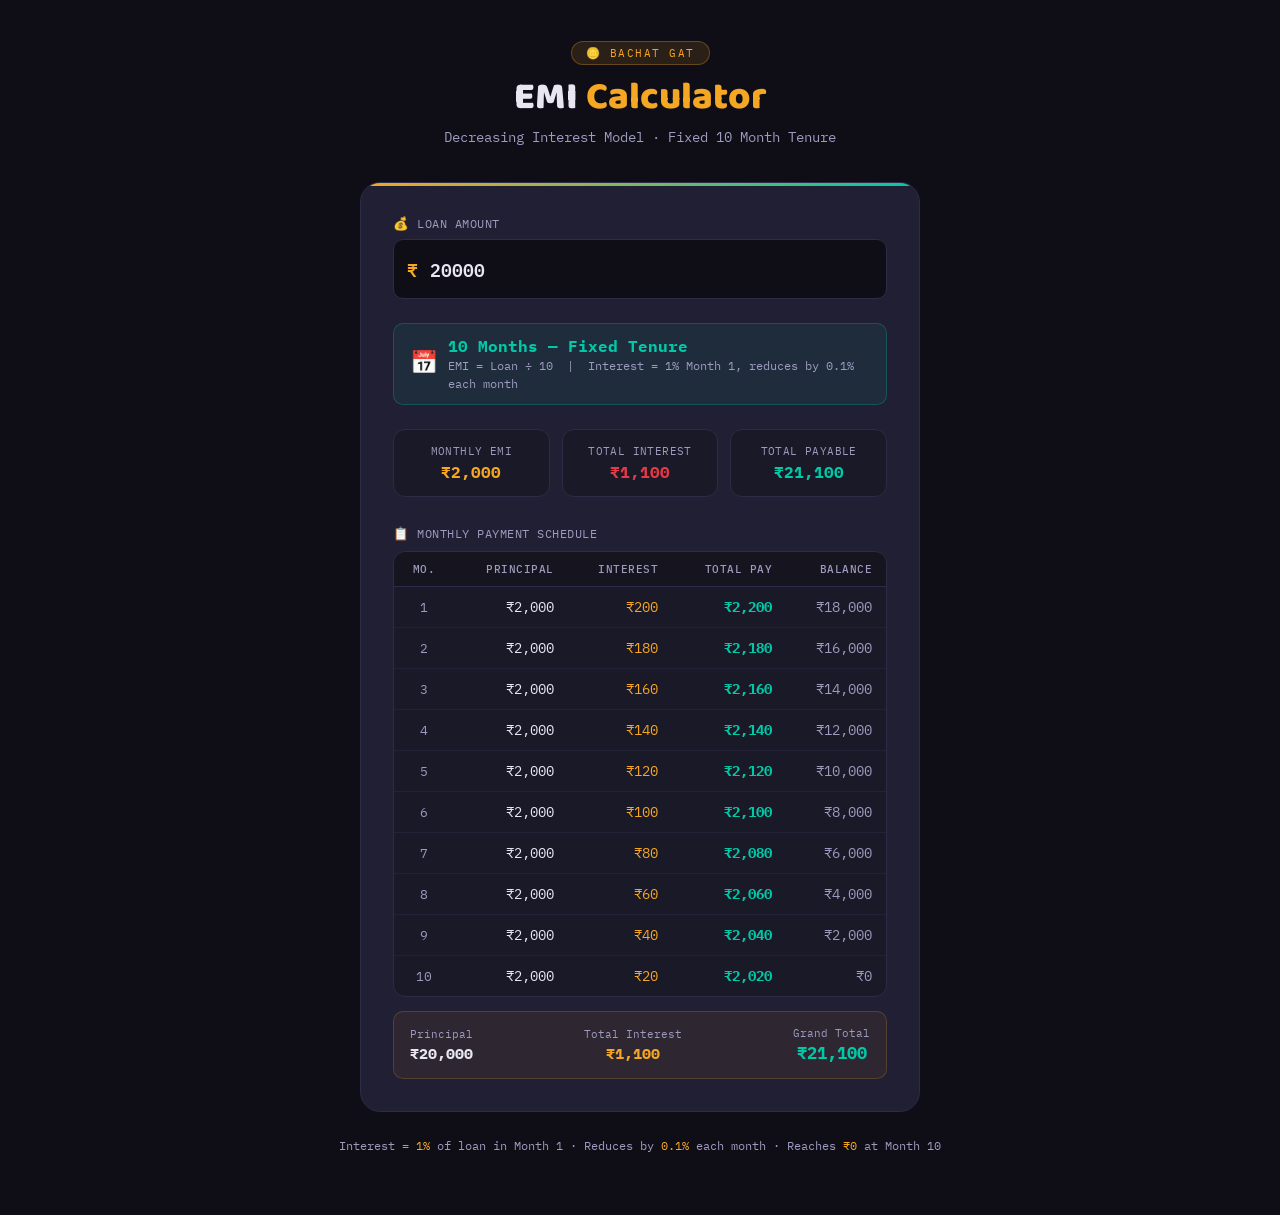
<file: calculator.html>
<!DOCTYPE html>
<html lang="en">
<head>
<meta charset="UTF-8" />
<meta name="viewport" content="width=device-width, initial-scale=1.0"/>
<title>Bachat Gat — EMI Calculator</title>
<link href="https://fonts.googleapis.com/css2?family=Baloo+2:wght@400;600;700;800&family=IBM+Plex+Mono:wght@400;500;600&display=swap" rel="stylesheet"/>
<style>
  :root {
    --bg:       #0f0e17;
    --surface:  #1a1927;
    --card:     #211f33;
    --border:   #2d2b45;
    --accent:   #f5a623;
    --teal:     #00c9a7;
    --red:      #e63946;
    --text:     #e8e6f0;
    --muted:    #9d9bbf;
    --font:     'Baloo 2', sans-serif;
    --mono:     'IBM Plex Mono', monospace;
  }

  * { margin: 0; padding: 0; box-sizing: border-box; }

  body {
    font-family: var(--font);
    background: var(--bg);
    color: var(--text);
    min-height: 100vh;
    display: flex;
    flex-direction: column;
    align-items: center;
    padding: 40px 16px 60px;
  }

  /* ── Header ── */
  .header {
    text-align: center;
    margin-bottom: 36px;
    animation: fadeDown 0.5s ease both;
  }

  .header-badge {
    display: inline-block;
    background: rgba(245,166,35,0.12);
    border: 1px solid rgba(245,166,35,0.3);
    color: var(--accent);
    font-family: var(--mono);
    font-size: 0.7rem;
    letter-spacing: 1.5px;
    text-transform: uppercase;
    padding: 4px 14px;
    border-radius: 20px;
    margin-bottom: 12px;
  }

  .header h1 {
    font-size: 2.4rem;
    font-weight: 800;
    line-height: 1.1;
  }

  .header h1 span { color: var(--accent); }

  .header p {
    color: var(--muted);
    font-size: 0.9rem;
    margin-top: 8px;
    font-family: var(--mono);
  }

  /* ── Main card ── */
  .calc-card {
    background: var(--card);
    border: 1px solid var(--border);
    border-radius: 20px;
    padding: 32px;
    width: 100%;
    max-width: 560px;
    animation: fadeUp 0.5s ease 0.1s both;
    position: relative;
    overflow: hidden;
  }

  .calc-card::before {
    content: '';
    position: absolute;
    top: 0; left: 0; right: 0;
    height: 3px;
    background: linear-gradient(90deg, var(--accent), var(--teal));
  }

  /* ── Input group ── */
  .input-group {
    margin-bottom: 24px;
  }

  .input-group label {
    display: flex;
    align-items: center;
    gap: 8px;
    font-size: 0.78rem;
    font-family: var(--mono);
    color: var(--muted);
    letter-spacing: 0.5px;
    text-transform: uppercase;
    margin-bottom: 8px;
  }

  .input-wrap {
    position: relative;
  }

  .input-prefix {
    position: absolute;
    left: 14px;
    top: 50%;
    transform: translateY(-50%);
    font-family: var(--mono);
    font-weight: 600;
    color: var(--accent);
    font-size: 1.1rem;
    pointer-events: none;
  }

  input[type="number"] {
    width: 100%;
    background: var(--bg);
    border: 1px solid var(--border);
    border-radius: 10px;
    padding: 14px 14px 14px 36px;
    color: var(--text);
    font-family: var(--mono);
    font-size: 1.15rem;
    font-weight: 600;
    outline: none;
    transition: border-color 0.2s, box-shadow 0.2s;
    -moz-appearance: textfield;
  }

  input[type="number"]::-webkit-inner-spin-button,
  input[type="number"]::-webkit-outer-spin-button { -webkit-appearance: none; }

  input[type="number"]:focus {
    border-color: var(--accent);
    box-shadow: 0 0 0 3px rgba(245,166,35,0.12);
  }

  /* Tenure badge */
  .tenure-badge {
    display: flex;
    align-items: center;
    gap: 10px;
    background: rgba(0,201,167,0.08);
    border: 1px solid rgba(0,201,167,0.25);
    border-radius: 10px;
    padding: 12px 16px;
    margin-bottom: 24px;
  }

  .tenure-icon { font-size: 1.4rem; }

  .tenure-text {
    font-family: var(--mono);
    font-size: 0.85rem;
  }

  .tenure-text strong {
    color: var(--teal);
    font-size: 1rem;
    display: block;
  }

  .tenure-text span {
    color: var(--muted);
    font-size: 0.75rem;
  }

  /* ── Summary pills ── */
  .summary-grid {
    display: grid;
    grid-template-columns: 1fr 1fr 1fr;
    gap: 12px;
    margin-bottom: 28px;
  }

  .summary-pill {
    background: var(--surface);
    border: 1px solid var(--border);
    border-radius: 12px;
    padding: 14px 12px;
    text-align: center;
  }

  .summary-pill .pill-label {
    font-size: 0.68rem;
    font-family: var(--mono);
    color: var(--muted);
    text-transform: uppercase;
    letter-spacing: 0.4px;
    margin-bottom: 4px;
  }

  .summary-pill .pill-value {
    font-family: var(--mono);
    font-size: 1rem;
    font-weight: 700;
    color: var(--text);
  }

  .summary-pill.accent .pill-value { color: var(--accent); }
  .summary-pill.teal .pill-value   { color: var(--teal); }
  .summary-pill.red .pill-value    { color: var(--red); }

  /* ── Table ── */
  .table-label {
    font-size: 0.78rem;
    font-family: var(--mono);
    color: var(--muted);
    letter-spacing: 0.5px;
    text-transform: uppercase;
    margin-bottom: 10px;
  }

  .table-wrap {
    background: var(--surface);
    border: 1px solid var(--border);
    border-radius: 12px;
    overflow: hidden;
  }

  table {
    width: 100%;
    border-collapse: collapse;
  }

  thead th {
    padding: 10px 14px;
    text-align: right;
    font-size: 0.68rem;
    font-family: var(--mono);
    letter-spacing: 0.5px;
    color: var(--muted);
    text-transform: uppercase;
    border-bottom: 1px solid var(--border);
    background: rgba(0,0,0,0.2);
    font-weight: 500;
  }

  thead th:first-child { text-align: center; }

  tbody tr {
    border-bottom: 1px solid rgba(45,43,69,0.5);
    transition: background 0.1s;
  }

  tbody tr:last-child { border-bottom: none; }
  tbody tr:hover { background: rgba(255,255,255,0.03); }

  td {
    padding: 11px 14px;
    font-size: 0.875rem;
    font-family: var(--mono);
    text-align: right;
  }

  td:first-child {
    text-align: center;
    color: var(--muted);
    font-size: 0.8rem;
  }

  td.principal { color: var(--text); }
  td.interest  { color: var(--accent); }
  td.total     { color: var(--teal); font-weight: 700; }
  td.balance   { color: var(--muted); }

  /* Interest = 0 row styling */
  tbody tr.zero-interest td.interest { color: var(--muted); }

  /* ── Divider ── */
  .divider {
    height: 1px;
    background: var(--border);
    margin: 24px 0;
  }

  /* ── Totals row ── */
  .totals-row {
    display: flex;
    justify-content: space-between;
    align-items: center;
    background: rgba(245,166,35,0.06);
    border: 1px solid rgba(245,166,35,0.2);
    border-radius: 10px;
    padding: 14px 16px;
    margin-top: 14px;
    font-family: var(--mono);
    font-size: 0.85rem;
  }

  .totals-row .tot-item { text-align: center; }
  .totals-row .tot-label { color: var(--muted); font-size: 0.7rem; margin-bottom: 2px; }
  .totals-row .tot-value { font-weight: 700; font-size: 0.95rem; }
  .totals-row .tot-item.grand .tot-value { color: var(--teal); font-size: 1.05rem; }
  .totals-row .tot-item.int .tot-value   { color: var(--accent); }

  /* ── Animations ── */
  @keyframes fadeDown {
    from { opacity: 0; transform: translateY(-16px); }
    to   { opacity: 1; transform: translateY(0); }
  }

  @keyframes fadeUp {
    from { opacity: 0; transform: translateY(20px); }
    to   { opacity: 1; transform: translateY(0); }
  }

  /* ── Footer note ── */
  .footer-note {
    margin-top: 24px;
    font-size: 0.75rem;
    color: var(--muted);
    text-align: center;
    font-family: var(--mono);
    animation: fadeUp 0.5s ease 0.3s both;
    padding: 0 8px;
    line-height: 1.6;
  }

  .footer-note span { color: var(--accent); }

  /* ══════════════════════════════════════
     MOBILE RESPONSIVE — max-width: 480px
  ══════════════════════════════════════ */
  @media (max-width: 480px) {
    body {
      padding: 24px 12px 48px;
    }

    .header {
      margin-bottom: 20px;
    }

    .header h1 {
      font-size: 1.75rem;
    }

    .header p {
      font-size: 0.72rem;
      line-height: 1.5;
    }

    .calc-card {
      padding: 20px 16px;
      border-radius: 16px;
    }

    /* Tenure badge stacks text better on small screens */
    .tenure-badge {
      flex-direction: column;
      align-items: flex-start;
      gap: 6px;
      padding: 12px 14px;
    }

    .tenure-text {
      font-size: 0.75rem;
    }

    .tenure-text strong {
      font-size: 0.88rem;
    }

    /* Summary pills: 3 across is too tight — stack 2+1 */
    .summary-grid {
      grid-template-columns: 1fr 1fr;
      gap: 8px;
      margin-bottom: 20px;
    }

    .summary-pill:last-child {
      grid-column: 1 / -1; /* span full width */
    }

    .summary-pill {
      padding: 12px 8px;
    }

    .summary-pill .pill-label {
      font-size: 0.62rem;
    }

    .summary-pill .pill-value {
      font-size: 0.92rem;
    }

    /* Table: reduce padding, smaller font */
    thead th {
      padding: 8px 8px;
      font-size: 0.6rem;
      letter-spacing: 0.2px;
    }

    td {
      padding: 9px 8px;
      font-size: 0.78rem;
    }

    td:first-child {
      font-size: 0.72rem;
      padding-left: 6px;
    }

    /* Totals row: stack vertically on very small screens */
    .totals-row {
      flex-direction: column;
      gap: 10px;
      padding: 14px 12px;
    }

    .totals-row .tot-item {
      display: flex;
      justify-content: space-between;
      align-items: center;
      width: 100%;
      border-bottom: 1px solid rgba(45,43,69,0.6);
      padding-bottom: 8px;
    }

    .totals-row .tot-item:last-child {
      border-bottom: none;
      padding-bottom: 0;
    }

    .totals-row .tot-label {
      font-size: 0.72rem;
      margin-bottom: 0;
    }

    .totals-row .tot-value {
      font-size: 0.9rem;
    }

    .totals-row .tot-item.grand .tot-value {
      font-size: 1rem;
    }

    .footer-note {
      font-size: 0.68rem;
    }

    input[type="number"] {
      font-size: 1rem;
      padding: 12px 12px 12px 32px;
    }

    .input-prefix {
      font-size: 1rem;
      left: 12px;
    }
  }

  /* Extra small: 360px and below */
  @media (max-width: 360px) {
    .header h1 { font-size: 1.5rem; }

    thead th { font-size: 0.55rem; padding: 7px 5px; }
    td { font-size: 0.72rem; padding: 8px 5px; }

    .summary-pill .pill-value { font-size: 0.82rem; }
  }
</style>
</head>
<body>

<div class="header">
  <div class="header-badge">🪙 Bachat Gat</div>
  <h1>EMI <span>Calculator</span></h1>
  <p>Decreasing Interest Model · Fixed 10 Month Tenure</p>
</div>

<div class="calc-card">

  <!-- Loan Amount Input -->
  <div class="input-group">
    <label>💰 Loan Amount</label>
    <div class="input-wrap">
      <span class="input-prefix">₹</span>
      <input type="number" id="loanAmount" value="20000" min="1000" step="500" oninput="calculate()" placeholder="Enter loan amount"/>
    </div>
  </div>

  <!-- Fixed Tenure -->
  <div class="tenure-badge">
    <span class="tenure-icon">📅</span>
    <div class="tenure-text">
      <strong>10 Months — Fixed Tenure</strong>
      <span>EMI = Loan ÷ 10 &nbsp;|&nbsp; Interest = 1% Month 1, reduces by 0.1% each month</span>
    </div>
  </div>

  <!-- Summary Pills -->
  <div class="summary-grid">
    <div class="summary-pill accent">
      <div class="pill-label">Monthly EMI</div>
      <div class="pill-value" id="pill-emi">₹2,000</div>
    </div>
    <div class="summary-pill red">
      <div class="pill-label">Total Interest</div>
      <div class="pill-value" id="pill-interest">₹1,100</div>
    </div>
    <div class="summary-pill teal">
      <div class="pill-label">Total Payable</div>
      <div class="pill-value" id="pill-total">₹21,100</div>
    </div>
  </div>

  <!-- Schedule Table -->
  <div class="table-label">📋 Monthly Payment Schedule</div>
  <div class="table-wrap">
    <table>
      <thead>
        <tr>
          <th>Mo.</th>
          <th>Principal</th>
          <th>Interest</th>
          <th>Total Pay</th>
          <th>Balance</th>
        </tr>
      </thead>
      <tbody id="schedule-body"></tbody>
    </table>
  </div>

  <!-- Grand Totals -->
  <div class="totals-row">
    <div class="tot-item">
      <div class="tot-label">Principal</div>
      <div class="tot-value" id="tot-principal">₹20,000</div>
    </div>
    <div class="tot-item int">
      <div class="tot-label">Total Interest</div>
      <div class="tot-value" id="tot-interest">₹1,100</div>
    </div>
    <div class="tot-item grand">
      <div class="tot-label">Grand Total</div>
      <div class="tot-value" id="tot-grand">₹21,100</div>
    </div>
  </div>

</div>

<div class="footer-note">
  Interest = <span>1%</span> of loan in Month 1 · Reduces by <span>0.1%</span> each month · Reaches <span>₹0</span> at Month 10
</div>

<script>
  function fmt(n) {
    if (!n && n !== 0) return '—';
    return '₹' + Number(n).toLocaleString('en-IN', { minimumFractionDigits: 0, maximumFractionDigits: 0 });
  }

  function calculate() {
    const loan = parseFloat(document.getElementById('loanAmount').value) || 0;
    if (loan <= 0) return;

    const TENURE = 10;
    const emi = Math.round(loan / TENURE);                // Principal per month
    const firstInterest = Math.round(loan * 0.01 * 100) / 100;  // 1% of loan
    const step = Math.round(loan * 0.001 * 100) / 100;          // 0.1% of loan

    let totalInterest = 0;
    let balance = loan;
    const rows = [];

    for (let i = 1; i <= TENURE; i++) {
      const principal = (i < TENURE) ? emi : balance; // last month takes remaining
      const interest = Math.max(0, Math.round((firstInterest - (i - 1) * step) * 100) / 100);
      const total = principal + interest;
      balance = Math.max(0, balance - principal);
      totalInterest += interest;

      rows.push({ mo: i, principal, interest, total, balance });
    }

    totalInterest = Math.round(totalInterest * 100) / 100;
    const grandTotal = loan + totalInterest;

    // Pills
    document.getElementById('pill-emi').textContent      = fmt(emi);
    document.getElementById('pill-interest').textContent = fmt(totalInterest);
    document.getElementById('pill-total').textContent    = fmt(grandTotal);

    // Table
    const tbody = document.getElementById('schedule-body');
    tbody.innerHTML = rows.map(r => `
      <tr class="${r.interest === 0 ? 'zero-interest' : ''}">
        <td>${r.mo}</td>
        <td class="principal">${fmt(r.principal)}</td>
        <td class="interest">${r.interest > 0 ? fmt(r.interest) : '<span style="color:var(--muted)">₹0</span>'}</td>
        <td class="total">${fmt(r.total)}</td>
        <td class="balance">${fmt(r.balance)}</td>
      </tr>
    `).join('');

    // Totals
    document.getElementById('tot-principal').textContent = fmt(loan);
    document.getElementById('tot-interest').textContent  = fmt(totalInterest);
    document.getElementById('tot-grand').textContent     = fmt(grandTotal);
  }

  // Init
  calculate();
</script>
</body>
</html>
</file>
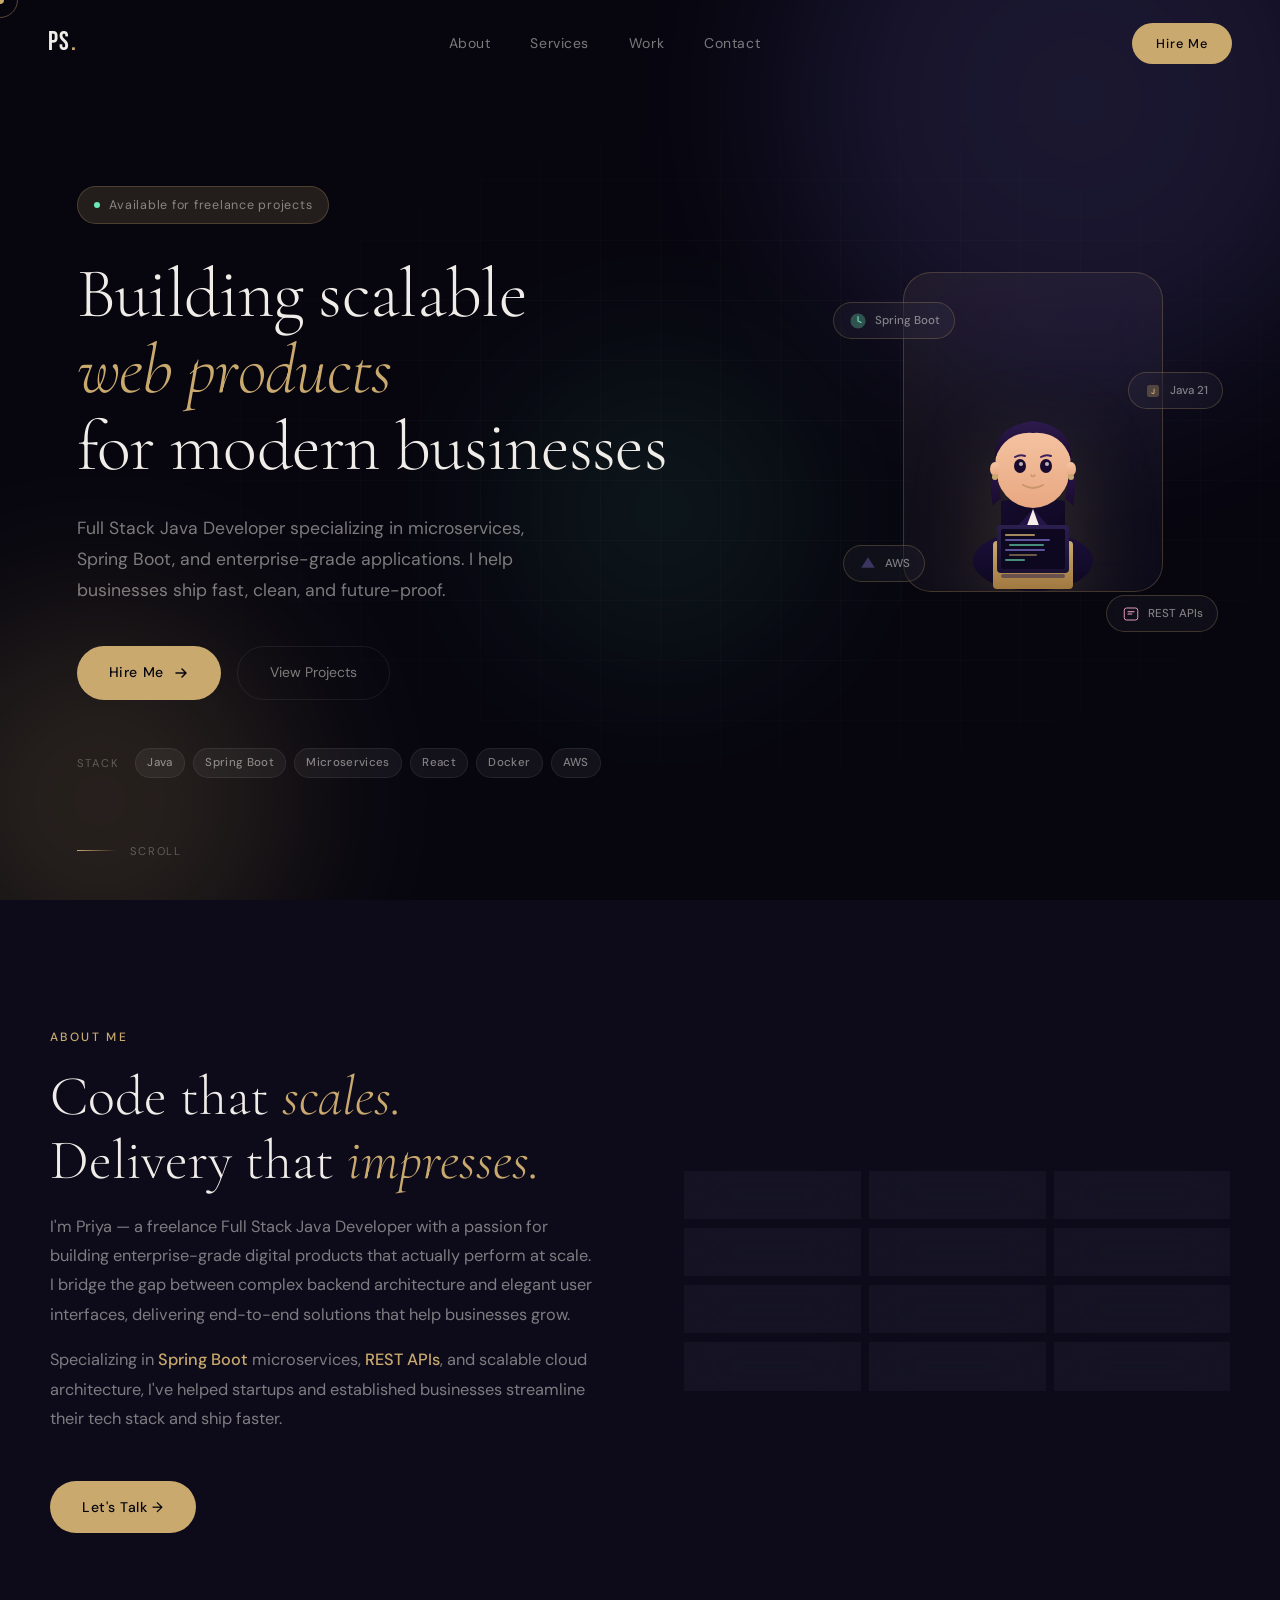
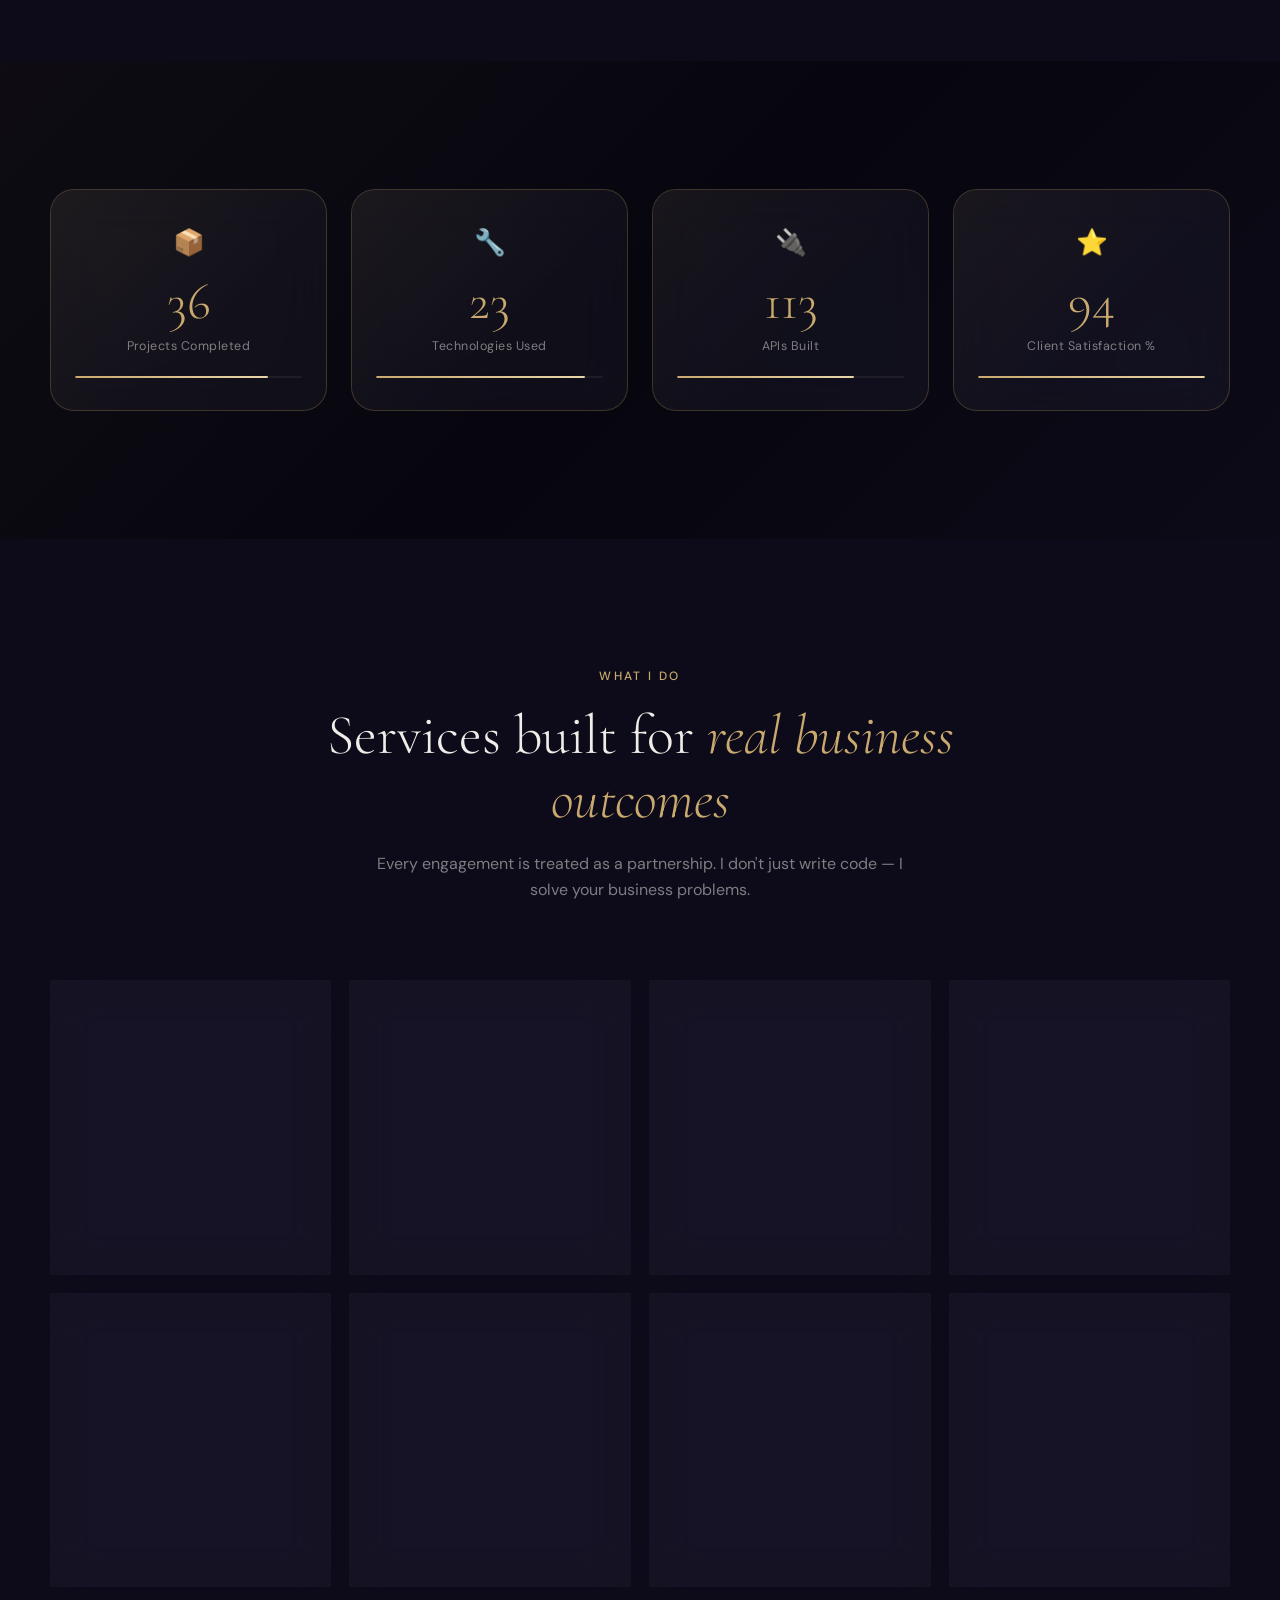
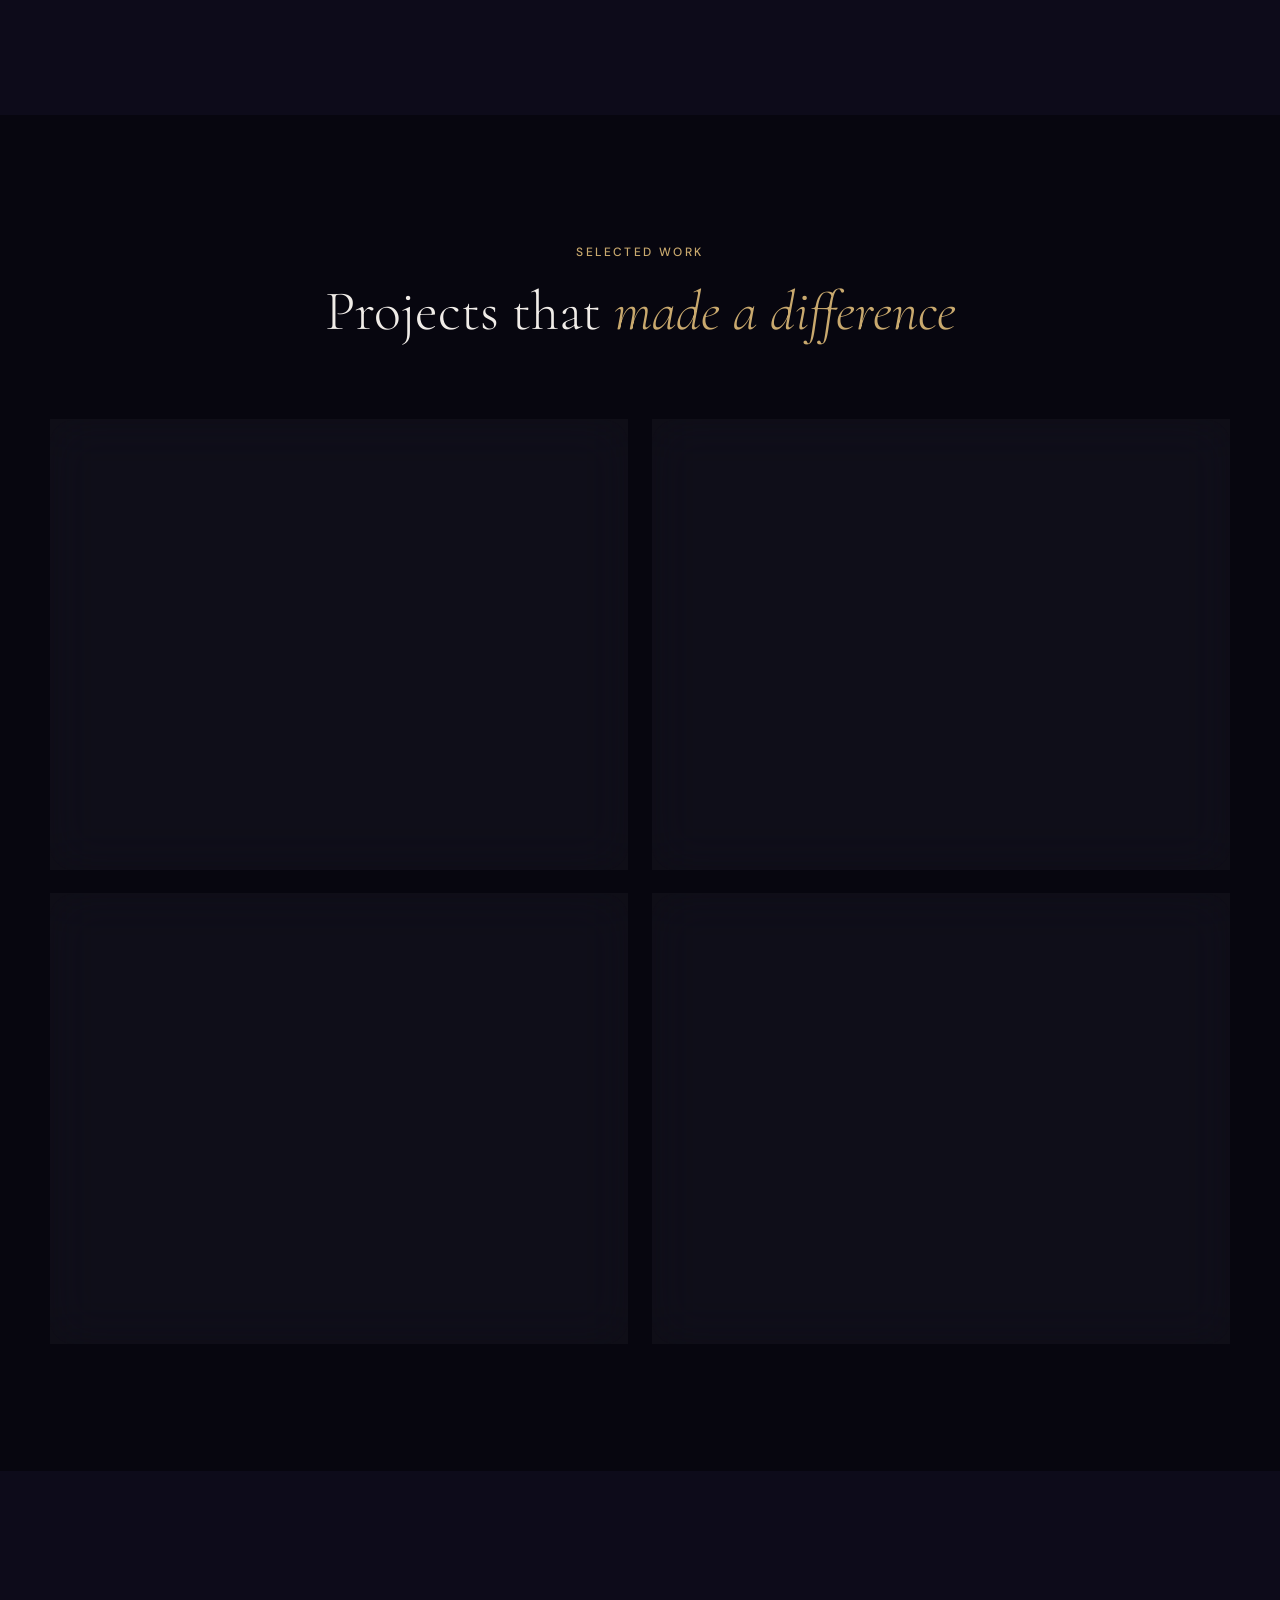
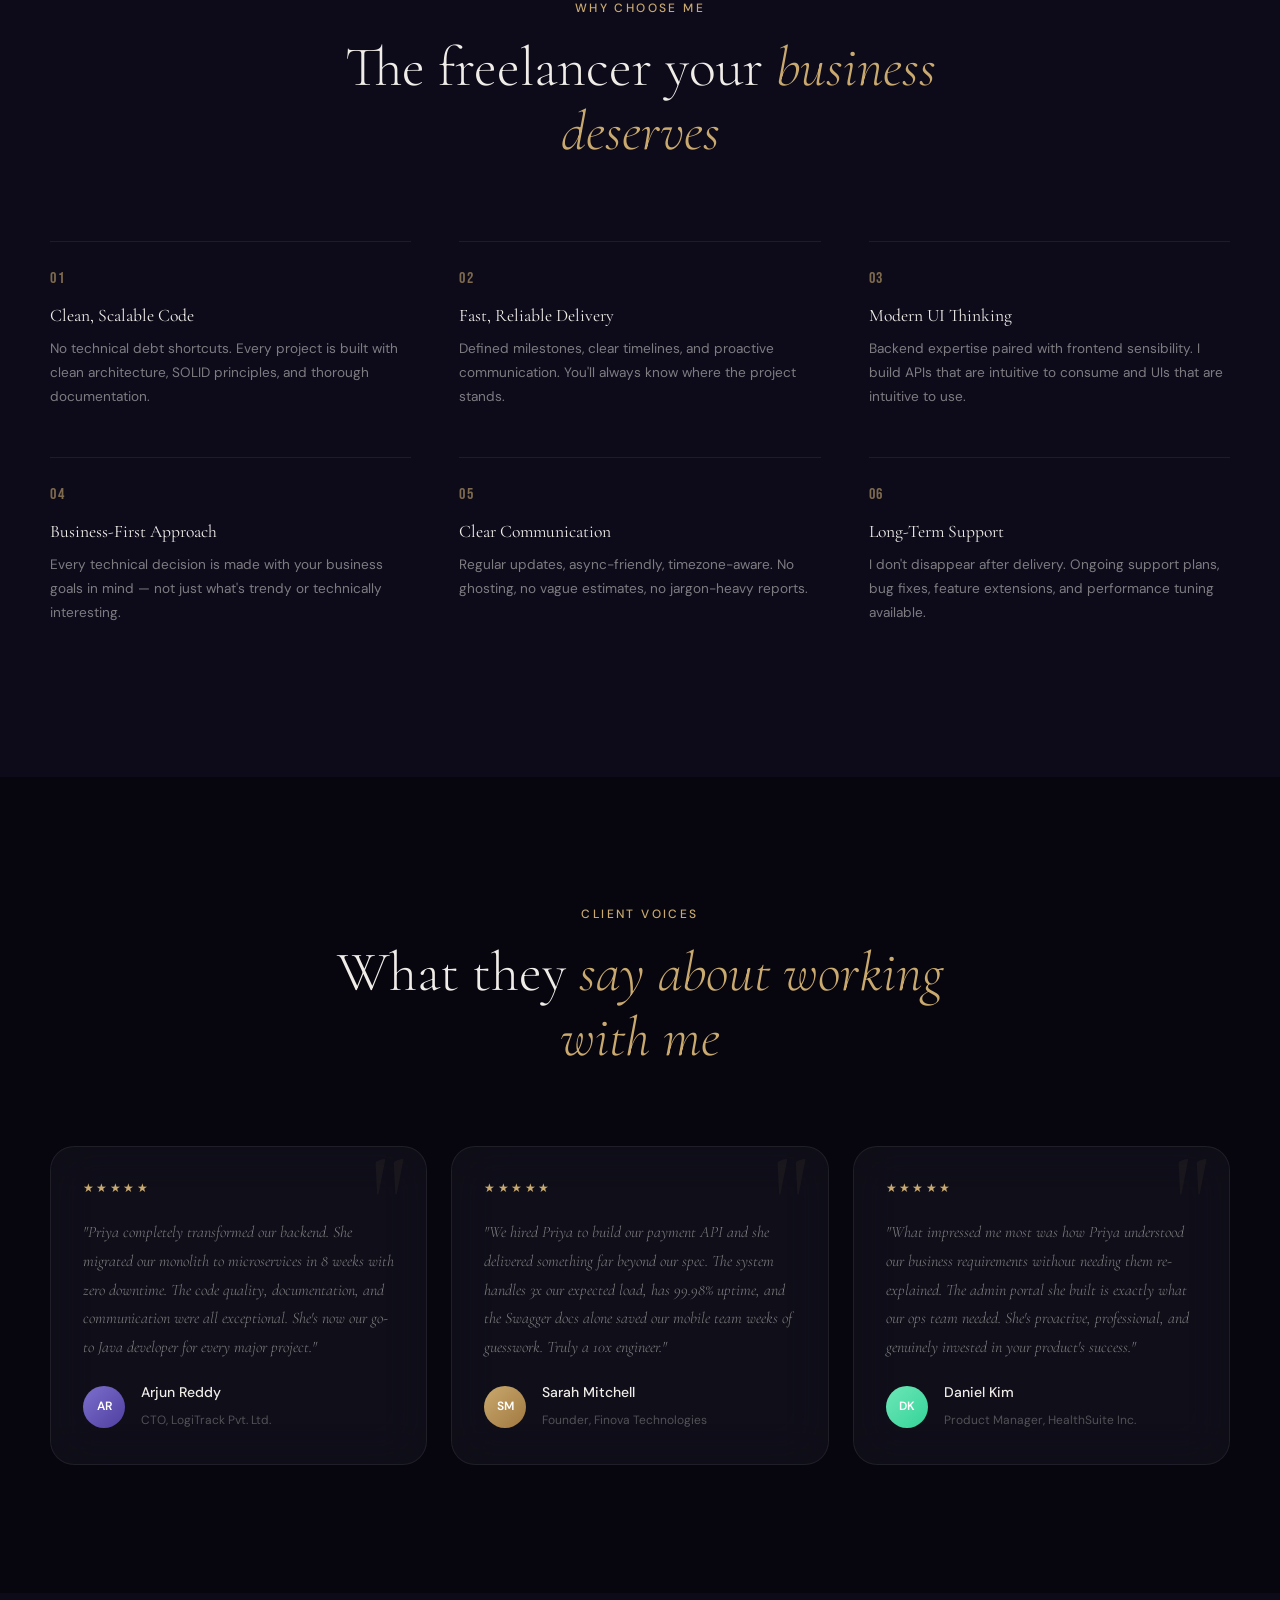
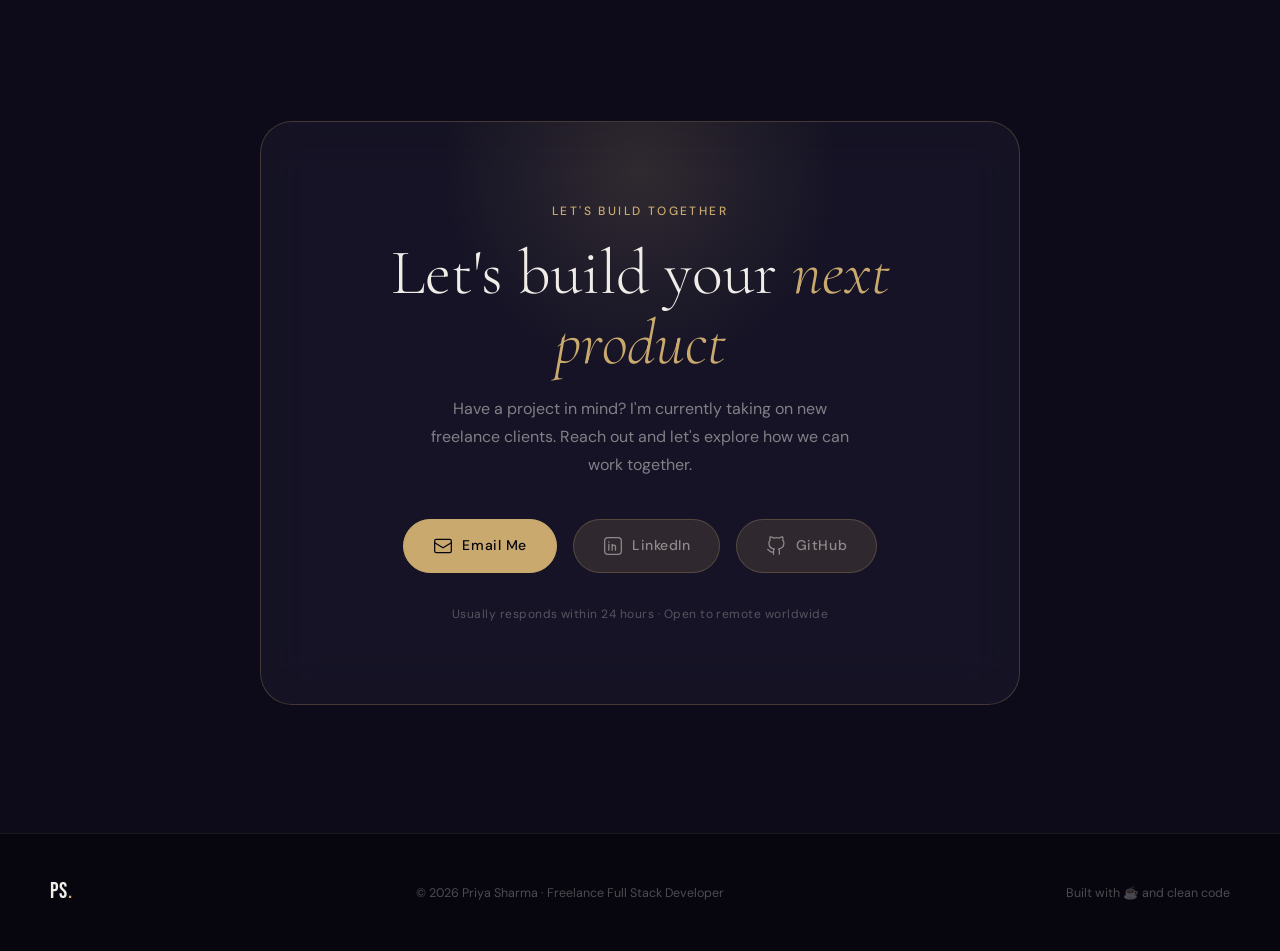
<file: portfolio_complete.html>
<!DOCTYPE html>
<html lang="en">
<head>
  <meta charset="UTF-8" />
  <meta name="viewport" content="width=device-width, initial-scale=1.0" />
  <title>Priya Sharma — Full Stack Java Developer</title>
  <link rel="preconnect" href="https://fonts.googleapis.com" />
  <link rel="preconnect" href="https://fonts.gstatic.com" crossorigin />
  <link href="https://fonts.googleapis.com/css2?family=Cormorant+Garamond:ital,wght@0,300;0,400;0,600;1,300;1,400&family=DM+Sans:wght@300;400;500&family=Bebas+Neue&display=swap" rel="stylesheet" />
  <style>
/* =============================================
   PRIYA SHARMA — PREMIUM PORTFOLIO CSS
   Theme: Midnight Luxe / Gold Ink
   ============================================= */

@import url('https://fonts.googleapis.com/css2?family=Cormorant+Garamond:ital,wght@0,300;0,400;0,600;1,300;1,400&family=DM+Sans:wght@300;400;500&family=Bebas+Neue&display=swap');

/* ---------- DESIGN TOKENS ---------- */
:root {
  --bg: #07060f;
  --bg2: #0d0b1a;
  --surface: rgba(255,255,255,0.04);
  --surface-hover: rgba(255,255,255,0.07);
  --border: rgba(255,255,255,0.07);
  --border-gold: rgba(201,169,110,0.25);

  --gold: #c9a96e;
  --gold-light: #e8d5a8;
  --gold-dim: rgba(201,169,110,0.15);
  --violet: #7c6fcd;
  --mint: #6ee7b7;
  --rose: #f9a8d4;

  --text: #f0ece8;
  --text-muted: rgba(240,236,232,0.5);
  --text-dim: rgba(240,236,232,0.3);

  --font-display: 'Cormorant Garamond', Georgia, serif;
  --font-body: 'DM Sans', sans-serif;
  --font-caps: 'Bebas Neue', sans-serif;

  --radius: 16px;
  --radius-sm: 8px;
  --radius-lg: 24px;

  --ease: cubic-bezier(0.22, 1, 0.36, 1);
  --ease-spring: cubic-bezier(0.34, 1.56, 0.64, 1);
  --transition: 0.4s var(--ease);

  --section-pad: clamp(80px, 10vw, 140px);
  --container: 1180px;
}

/* ---------- RESET & BASE ---------- */
*, *::before, *::after { margin: 0; padding: 0; box-sizing: border-box; }

html { scroll-behavior: smooth; font-size: 16px; }

body {
  background: var(--bg);
  color: var(--text);
  font-family: var(--font-body);
  font-weight: 400;
  line-height: 1.65;
  overflow-x: hidden;
  cursor: none;
  -webkit-font-smoothing: antialiased;
}

a { text-decoration: none; color: inherit; }
img, svg { display: block; }

/* ---------- CUSTOM CURSOR ---------- */
.cursor {
  width: 8px; height: 8px;
  background: var(--gold);
  border-radius: 50%;
  position: fixed;
  top: 0; left: 0;
  pointer-events: none;
  z-index: 10000;
  transform: translate(-50%, -50%);
  transition: transform 0.1s, width 0.3s var(--ease), height 0.3s var(--ease), opacity 0.3s;
  mix-blend-mode: normal;
}

.cursor-aura {
  width: 36px; height: 36px;
  border: 1px solid rgba(201,169,110,0.4);
  border-radius: 50%;
  position: fixed;
  top: 0; left: 0;
  pointer-events: none;
  z-index: 9999;
  transform: translate(-50%, -50%);
  transition: left 0.12s var(--ease), top 0.12s var(--ease), width 0.4s var(--ease), height 0.4s var(--ease), opacity 0.3s;
}

body:has(a:hover) .cursor,
body:has(button:hover) .cursor { width: 14px; height: 14px; }
body:has(a:hover) .cursor-aura,
body:has(button:hover) .cursor-aura { width: 52px; height: 52px; border-color: rgba(201,169,110,0.7); }

/* ---------- GLASS UTILITY ---------- */
.glass {
  background: rgba(255,255,255,0.035);
  backdrop-filter: blur(24px) saturate(1.3);
  -webkit-backdrop-filter: blur(24px) saturate(1.3);
  border: 1px solid var(--border);
}

/* ---------- CONTAINER ---------- */
.container {
  width: min(var(--container), 94vw);
  margin: 0 auto;
}

/* ---------- NAV ---------- */
.nav {
  position: fixed;
  top: 0; left: 0; right: 0;
  z-index: 900;
  display: flex;
  align-items: center;
  justify-content: space-between;
  padding: 1.4rem clamp(1.5rem, 5vw, 3rem);
  transition: background 0.4s, backdrop-filter 0.4s;
}

.nav.scrolled {
  background: rgba(7,6,15,0.85);
  backdrop-filter: blur(20px);
  border-bottom: 1px solid var(--border);
}

.nav-logo {
  font-family: var(--font-caps);
  font-size: 1.6rem;
  letter-spacing: 0.05em;
  color: var(--text);
}
.nav-dot { color: var(--gold); }

.nav-links {
  display: flex;
  list-style: none;
  gap: 2.5rem;
}
.nav-links a {
  font-size: 0.875rem;
  font-weight: 400;
  color: var(--text-muted);
  letter-spacing: 0.04em;
  transition: color var(--transition);
}
.nav-links a:hover { color: var(--text); }

.nav-cta {
  font-size: 0.8rem;
  font-weight: 500;
  letter-spacing: 0.08em;
  color: var(--bg);
  background: var(--gold);
  padding: 0.6rem 1.5rem;
  border-radius: 100px;
  transition: background var(--transition), transform var(--transition);
}
.nav-cta:hover { background: var(--gold-light); transform: translateY(-1px); }

.nav-toggle {
  display: none;
  flex-direction: column;
  gap: 5px;
  background: none;
  border: none;
  cursor: none;
  padding: 4px;
}
.nav-toggle span {
  display: block;
  width: 22px; height: 1.5px;
  background: var(--text);
  transition: var(--transition);
}

/* ---------- MOBILE MENU ---------- */
.mobile-menu {
  position: fixed;
  inset: 0;
  z-index: 800;
  background: rgba(7,6,15,0.97);
  backdrop-filter: blur(24px);
  display: flex;
  align-items: center;
  justify-content: center;
  opacity: 0;
  pointer-events: none;
  transition: opacity 0.4s var(--ease);
}
.mobile-menu.open { opacity: 1; pointer-events: all; }
.mobile-menu ul { list-style: none; text-align: center; }
.mobile-menu ul li { margin: 1.5rem 0; }
.mobile-link {
  font-family: var(--font-display);
  font-size: clamp(2rem, 8vw, 3rem);
  font-weight: 300;
  color: var(--text-muted);
  transition: color var(--transition);
}
.mobile-link:hover { color: var(--gold); }
.mobile-cta { color: var(--gold) !important; }

/* ---------- SECTION UTILITIES ---------- */
.section-pad { padding: var(--section-pad) 0; }

.section-header {
  text-align: center;
  max-width: 680px;
  margin: 0 auto clamp(3rem, 6vw, 5rem);
}

.section-eyebrow {
  font-family: var(--font-body);
  font-size: 0.75rem;
  font-weight: 500;
  letter-spacing: 0.2em;
  text-transform: uppercase;
  color: var(--gold);
  margin-bottom: 1rem;
}

.section-title {
  font-family: var(--font-display);
  font-size: clamp(2.2rem, 4.5vw, 3.5rem);
  font-weight: 300;
  line-height: 1.15;
  color: var(--text);
  margin-bottom: 1.2rem;
}
.section-title em {
  font-style: italic;
  color: var(--gold);
}

.section-sub {
  font-size: 1rem;
  color: var(--text-muted);
  max-width: 540px;
  margin: 0 auto;
}

/* ---------- REVEAL ANIMATIONS ---------- */
.reveal-up {
  opacity: 0;
  transform: translateY(40px);
  transition: opacity 0.7s var(--ease), transform 0.7s var(--ease);
}
.reveal-up.visible {
  opacity: 1;
  transform: translateY(0);
}

/* ---------- BUTTONS ---------- */
.btn-primary {
  display: inline-flex;
  align-items: center;
  gap: 0.6rem;
  font-family: var(--font-body);
  font-size: 0.875rem;
  font-weight: 500;
  letter-spacing: 0.04em;
  color: var(--bg);
  background: var(--gold);
  padding: 0.9rem 2rem;
  border-radius: 100px;
  transition: background var(--transition), transform var(--transition), box-shadow var(--transition);
}
.btn-primary:hover {
  background: var(--gold-light);
  transform: translateY(-2px);
  box-shadow: 0 12px 40px rgba(201,169,110,0.3);
}

.btn-ghost {
  display: inline-flex;
  align-items: center;
  gap: 0.5rem;
  font-size: 0.875rem;
  font-weight: 400;
  color: var(--text-muted);
  padding: 0.9rem 2rem;
  border-radius: 100px;
  border: 1px solid var(--border);
  transition: color var(--transition), border-color var(--transition), transform var(--transition);
}
.btn-ghost:hover {
  color: var(--text);
  border-color: rgba(255,255,255,0.2);
  transform: translateY(-2px);
}

/* =============================================
   HERO SECTION
   ============================================= */
.hero {
  min-height: 100dvh;
  display: grid;
  grid-template-columns: 1fr auto;
  align-items: center;
  padding: 0 clamp(1.5rem, 6vw, 5rem);
  padding-top: 8rem;
  padding-bottom: 4rem;
  position: relative;
  overflow: hidden;
  gap: 4rem;
}

/* Animated background */
.hero-bg {
  position: absolute;
  inset: 0;
  pointer-events: none;
  z-index: 0;
}

.orb {
  position: absolute;
  border-radius: 50%;
  filter: blur(80px);
  opacity: 0.18;
}
.orb-1 {
  width: 600px; height: 600px;
  background: radial-gradient(circle, #7c6fcd, #4f3fa0);
  top: -200px; right: -100px;
  animation: orbFloat1 12s ease-in-out infinite;
}
.orb-2 {
  width: 400px; height: 400px;
  background: radial-gradient(circle, #c9a96e, #8b6e3a);
  bottom: -100px; left: -100px;
  animation: orbFloat2 15s ease-in-out infinite;
}
.orb-3 {
  width: 300px; height: 300px;
  background: radial-gradient(circle, #6ee7b7, #34d399);
  top: 40%; left: 40%;
  animation: orbFloat3 20s ease-in-out infinite;
  opacity: 0.08;
}

@keyframes orbFloat1 {
  0%,100% { transform: translate(0,0); }
  50% { transform: translate(-40px, 60px); }
}
@keyframes orbFloat2 {
  0%,100% { transform: translate(0,0); }
  50% { transform: translate(60px, -40px); }
}
@keyframes orbFloat3 {
  0%,100% { transform: translate(0,0) scale(1); }
  33% { transform: translate(30px, -20px) scale(1.1); }
  66% { transform: translate(-20px, 30px) scale(0.9); }
}

.grid-overlay {
  position: absolute;
  inset: 0;
  background-image:
    linear-gradient(rgba(255,255,255,0.02) 1px, transparent 1px),
    linear-gradient(90deg, rgba(255,255,255,0.02) 1px, transparent 1px);
  background-size: 60px 60px;
  mask-image: radial-gradient(ellipse at 60% 50%, black 30%, transparent 70%);
}

/* Hero Content */
.hero-content {
  position: relative;
  z-index: 2;
  max-width: 680px;
}

.hero-badge {
  display: inline-flex;
  align-items: center;
  gap: 0.6rem;
  font-size: 0.78rem;
  font-weight: 400;
  letter-spacing: 0.06em;
  color: var(--text-muted);
  border: 1px solid var(--border-gold);
  background: var(--gold-dim);
  padding: 0.5rem 1rem;
  border-radius: 100px;
  margin-bottom: 2rem;
}
.badge-dot {
  width: 6px; height: 6px;
  border-radius: 50%;
  background: var(--mint);
  animation: pulse 2s ease-in-out infinite;
}
@keyframes pulse {
  0%,100% { opacity: 1; box-shadow: 0 0 0 0 rgba(110,231,183,0.5); }
  50% { opacity: 0.7; box-shadow: 0 0 0 5px rgba(110,231,183,0); }
}

.hero-title {
  font-family: var(--font-display);
  font-size: clamp(3rem, 5.5vw, 5.5rem);
  font-weight: 300;
  line-height: 1.08;
  letter-spacing: -0.01em;
  color: var(--text);
  margin-bottom: 1.8rem;
}
.hero-title .line { display: block; }
.hero-title .line-italic {
  font-style: italic;
  color: var(--gold);
}

.hero-sub {
  font-size: clamp(0.95rem, 1.5vw, 1.1rem);
  color: var(--text-muted);
  max-width: 500px;
  line-height: 1.75;
  margin-bottom: 2.5rem;
}

.hero-actions {
  display: flex;
  gap: 1rem;
  flex-wrap: wrap;
  margin-bottom: 3rem;
}

.hero-stack {
  display: flex;
  align-items: center;
  gap: 1rem;
  flex-wrap: wrap;
}
.stack-label {
  font-size: 0.7rem;
  letter-spacing: 0.15em;
  text-transform: uppercase;
  color: var(--text-dim);
}
.stack-tags {
  display: flex;
  gap: 0.5rem;
  flex-wrap: wrap;
}
.stack-tags span {
  font-size: 0.72rem;
  font-weight: 500;
  color: var(--text-muted);
  background: rgba(255,255,255,0.05);
  border: 1px solid var(--border);
  padding: 0.3rem 0.7rem;
  border-radius: 100px;
  letter-spacing: 0.03em;
}

/* Hero Visual */
.hero-visual {
  position: relative;
  z-index: 2;
  display: flex;
  align-items: center;
  justify-content: center;
}

.avatar-ring {
  position: relative;
  width: 340px;
  height: 420px;
}

.avatar-card {
  width: 260px;
  height: 320px;
  border-radius: 28px;
  display: flex;
  align-items: flex-end;
  justify-content: center;
  overflow: hidden;
  margin: 0 auto;
  position: relative;
  border-color: var(--border-gold);
  background: linear-gradient(145deg, rgba(201,169,110,0.08), rgba(124,111,205,0.06));
  animation: avatarFloat 6s ease-in-out infinite;
}
@keyframes avatarFloat {
  0%,100% { transform: translateY(0); }
  50% { transform: translateY(-12px); }
}

.avatar-svg {
  width: 200px;
  height: auto;
  filter: drop-shadow(0 20px 40px rgba(201,169,110,0.2));
}

/* Floating tech badges */
.float-badge {
  position: absolute;
  display: flex;
  align-items: center;
  gap: 0.5rem;
  font-size: 0.72rem;
  font-weight: 500;
  padding: 0.5rem 0.9rem;
  border-radius: 100px;
  border-color: var(--border-gold);
  color: var(--text-muted);
  white-space: nowrap;
  animation: badgeFloat 4s ease-in-out infinite;
}
.badge-spring { top: 30px; left: -30px; animation-delay: 0s; }
.badge-java { top: 100px; right: -20px; animation-delay: 0.8s; }
.badge-aws { bottom: 110px; left: -20px; animation-delay: 1.6s; }
.badge-api { bottom: 60px; right: -15px; animation-delay: 2.4s; }

@keyframes badgeFloat {
  0%,100% { transform: translateY(0); }
  50% { transform: translateY(-8px); }
}

/* Scroll hint */
.scroll-hint {
  position: absolute;
  bottom: 2.5rem;
  left: clamp(1.5rem, 6vw, 5rem);
  display: flex;
  align-items: center;
  gap: 0.8rem;
  z-index: 2;
}
.scroll-line {
  width: 40px; height: 1px;
  background: linear-gradient(to right, var(--gold), transparent);
}
.scroll-hint span {
  font-size: 0.7rem;
  letter-spacing: 0.15em;
  text-transform: uppercase;
  color: var(--text-dim);
}

/* =============================================
   ABOUT SECTION
   ============================================= */
.about { background: var(--bg2); }

.about-grid {
  display: grid;
  grid-template-columns: 1fr 1fr;
  gap: clamp(3rem, 7vw, 6rem);
  align-items: center;
}

.about-body {
  color: var(--text-muted);
  font-size: 1.02rem;
  line-height: 1.8;
  margin-bottom: 1rem;
}
.about-body strong { color: var(--gold); font-weight: 500; }

.skills-grid {
  display: grid;
  grid-template-columns: repeat(3, 1fr);
  gap: 0.6rem;
}

.skill-pill {
  display: flex;
  align-items: center;
  gap: 0.5rem;
  font-size: 0.75rem;
  font-weight: 400;
  color: var(--text-muted);
  padding: 0.6rem 0.8rem;
  border-radius: var(--radius-sm);
  transition: background var(--transition), border-color var(--transition), color var(--transition), transform var(--transition);
}
.skill-pill:hover {
  background: rgba(201,169,110,0.08);
  border-color: var(--border-gold);
  color: var(--text);
  transform: translateY(-2px);
}
.pill-icon { font-size: 1rem; }

/* =============================================
   STATS SECTION
   ============================================= */
.stats {
  background: var(--bg);
  position: relative;
}
.stats::before {
  content: '';
  position: absolute;
  inset: 0;
  background: linear-gradient(135deg, rgba(201,169,110,0.04) 0%, transparent 50%, rgba(124,111,205,0.04) 100%);
  pointer-events: none;
}

.stats-grid {
  display: grid;
  grid-template-columns: repeat(4, 1fr);
  gap: 1.5rem;
}

.stat-card {
  border-radius: var(--radius-lg);
  padding: 2rem 1.5rem;
  text-align: center;
  border-color: var(--border-gold);
  position: relative;
  overflow: hidden;
  transition: transform var(--transition), border-color var(--transition);
}
.stat-card::before {
  content: '';
  position: absolute;
  inset: 0;
  background: linear-gradient(135deg, rgba(201,169,110,0.05) 0%, transparent 60%);
  border-radius: inherit;
}
.stat-card:hover { transform: translateY(-4px); border-color: rgba(201,169,110,0.4); }

.stat-icon { font-size: 1.6rem; margin-bottom: 0.8rem; }

.stat-number {
  font-family: var(--font-display);
  font-size: clamp(2.5rem, 4vw, 3.5rem);
  font-weight: 300;
  color: var(--gold);
  line-height: 1;
  margin-bottom: 0.5rem;
}

.stat-label {
  font-size: 0.78rem;
  font-weight: 400;
  color: var(--text-muted);
  letter-spacing: 0.04em;
  margin-bottom: 1.2rem;
}

.stat-bar {
  height: 2px;
  background: rgba(255,255,255,0.06);
  border-radius: 100px;
  overflow: hidden;
}
.stat-fill {
  height: 100%;
  width: 0%;
  background: linear-gradient(to right, var(--gold), var(--gold-light));
  border-radius: 100px;
  transition: width 1.5s var(--ease) 0.3s;
}
.stat-card.visible .stat-fill { width: var(--fill); }

/* =============================================
   SERVICES SECTION
   ============================================= */
.services { background: var(--bg2); }

.services-grid {
  display: grid;
  grid-template-columns: repeat(4, 1fr);
  gap: 1.2rem;
}

.service-card {
  border-radius: var(--radius);
  padding: 1.8rem 1.5rem;
  display: flex;
  flex-direction: column;
  gap: 0.8rem;
  transition: transform var(--transition), border-color var(--transition), background var(--transition);
  position: relative;
  overflow: hidden;
}
.service-card::before {
  content: '';
  position: absolute;
  top: 0; left: 0; right: 0;
  height: 1px;
  background: linear-gradient(90deg, transparent, var(--gold), transparent);
  opacity: 0;
  transition: opacity var(--transition);
}
.service-card:hover {
  transform: translateY(-5px);
  background: rgba(201,169,110,0.06);
  border-color: var(--border-gold);
}
.service-card:hover::before { opacity: 1; }

.service-icon {
  color: var(--gold);
  width: 44px; height: 44px;
  background: var(--gold-dim);
  border-radius: 10px;
  display: flex;
  align-items: center;
  justify-content: center;
  flex-shrink: 0;
  margin-bottom: 0.3rem;
  transition: background var(--transition), transform var(--transition);
}
.service-card:hover .service-icon { background: rgba(201,169,110,0.2); transform: scale(1.1); }

.service-card h3 {
  font-family: var(--font-display);
  font-size: 1.1rem;
  font-weight: 400;
  color: var(--text);
  line-height: 1.3;
}
.service-card p {
  font-size: 0.85rem;
  color: var(--text-muted);
  line-height: 1.7;
  flex: 1;
}

.service-tags {
  display: flex;
  gap: 0.4rem;
  flex-wrap: wrap;
  margin-top: 0.4rem;
}
.service-tags span {
  font-size: 0.65rem;
  letter-spacing: 0.06em;
  color: var(--gold);
  background: var(--gold-dim);
  padding: 0.25rem 0.6rem;
  border-radius: 100px;
  font-weight: 500;
}

/* =============================================
   PROJECTS SECTION
   ============================================= */
.projects { background: var(--bg); }

.projects-grid {
  display: grid;
  grid-template-columns: repeat(2, 1fr);
  gap: 1.5rem;
}

.project-card {
  border-radius: var(--radius-lg);
  overflow: hidden;
  display: flex;
  flex-direction: column;
  transition: transform var(--transition), border-color var(--transition);
}
.project-card:hover { transform: translateY(-6px); border-color: var(--border-gold); }

.project-thumb {
  height: 180px;
  background: linear-gradient(135deg, rgba(var(--proj-color-rgb),0.1), rgba(13,11,26,1));
  position: relative;
  display: flex;
  align-items: center;
  justify-content: center;
  overflow: hidden;
  background-color: var(--bg2);
}
.project-thumb::before {
  content: '';
  position: absolute;
  inset: 0;
  background: linear-gradient(135deg, color-mix(in srgb, var(--proj-color) 12%, transparent), transparent 70%);
}

.proj-pattern { position: relative; z-index: 1; }
.proj-icon svg { filter: drop-shadow(0 0 20px var(--proj-color)); }

.proj-category {
  position: absolute;
  top: 1rem; right: 1rem;
  font-size: 0.65rem;
  font-weight: 500;
  letter-spacing: 0.1em;
  text-transform: uppercase;
  color: var(--text-muted);
  background: rgba(255,255,255,0.06);
  border: 1px solid var(--border);
  padding: 0.3rem 0.7rem;
  border-radius: 100px;
}

.project-body {
  padding: 1.8rem;
  display: flex;
  flex-direction: column;
  gap: 0.8rem;
  flex: 1;
}

.project-body h3 {
  font-family: var(--font-display);
  font-size: 1.3rem;
  font-weight: 400;
  color: var(--text);
  line-height: 1.2;
}

.project-body p {
  font-size: 0.875rem;
  color: var(--text-muted);
  line-height: 1.7;
}

.project-tech {
  display: flex;
  gap: 0.5rem;
  flex-wrap: wrap;
}
.project-tech span {
  font-size: 0.65rem;
  letter-spacing: 0.06em;
  color: var(--violet);
  background: rgba(124,111,205,0.1);
  border: 1px solid rgba(124,111,205,0.2);
  padding: 0.25rem 0.6rem;
  border-radius: 100px;
  font-weight: 500;
}

.project-links {
  display: flex;
  gap: 0.8rem;
  margin-top: auto;
  padding-top: 0.5rem;
}

.proj-btn {
  font-size: 0.78rem;
  font-weight: 500;
  letter-spacing: 0.03em;
  padding: 0.55rem 1.2rem;
  border-radius: 100px;
  background: var(--gold);
  color: var(--bg);
  transition: background var(--transition), transform var(--transition);
}
.proj-btn:hover { background: var(--gold-light); transform: translateY(-1px); }

.proj-btn-ghost {
  background: transparent;
  color: var(--text-muted);
  border: 1px solid var(--border);
}
.proj-btn-ghost:hover { background: transparent; color: var(--text); border-color: rgba(255,255,255,0.2); }

/* =============================================
   WHY HIRE ME
   ============================================= */
.why { background: var(--bg2); }

.why-grid {
  display: grid;
  grid-template-columns: repeat(3, 1fr);
  gap: 1.5rem 3rem;
}

.why-card {
  padding: 1.5rem 0;
  border-top: 1px solid var(--border);
  transition: border-color var(--transition);
}
.why-card:hover { border-color: var(--border-gold); }

.why-num {
  font-family: var(--font-caps);
  font-size: 1rem;
  letter-spacing: 0.1em;
  color: var(--gold);
  opacity: 0.6;
  margin-bottom: 0.8rem;
}
.why-card h3 {
  font-family: var(--font-display);
  font-size: 1.1rem;
  font-weight: 400;
  color: var(--text);
  margin-bottom: 0.6rem;
  line-height: 1.3;
}
.why-card p {
  font-size: 0.85rem;
  color: var(--text-muted);
  line-height: 1.75;
}

/* =============================================
   TESTIMONIALS
   ============================================= */
.testimonials { background: var(--bg); }

.testi-grid {
  display: grid;
  grid-template-columns: repeat(3, 1fr);
  gap: 1.5rem;
}

.testi-card {
  border-radius: var(--radius-lg);
  padding: 2rem;
  display: flex;
  flex-direction: column;
  gap: 1.2rem;
  transition: transform var(--transition), border-color var(--transition);
  position: relative;
  overflow: hidden;
}
.testi-card::before {
  content: '"';
  position: absolute;
  top: -10px; right: 20px;
  font-family: var(--font-display);
  font-size: 8rem;
  line-height: 1;
  color: rgba(201,169,110,0.06);
  pointer-events: none;
}
.testi-card:hover { transform: translateY(-4px); border-color: var(--border-gold); }

.testi-stars {
  font-size: 0.75rem;
  color: var(--gold);
  letter-spacing: 0.2em;
}

.testi-text {
  font-family: var(--font-display);
  font-size: 1rem;
  font-style: italic;
  font-weight: 300;
  color: var(--text-muted);
  line-height: 1.8;
  flex: 1;
}

.testi-author {
  display: flex;
  align-items: center;
  gap: 1rem;
}
.testi-avatar {
  width: 42px; height: 42px;
  border-radius: 50%;
  display: flex;
  align-items: center;
  justify-content: center;
  font-size: 0.75rem;
  font-weight: 600;
  color: white;
  flex-shrink: 0;
}
.testi-author strong {
  display: block;
  font-size: 0.875rem;
  font-weight: 500;
  color: var(--text);
  margin-bottom: 0.1rem;
}
.testi-author span {
  font-size: 0.75rem;
  color: var(--text-dim);
}

/* =============================================
   CONTACT SECTION
   ============================================= */
.contact { background: var(--bg2); }

.contact-inner {
  border-radius: 32px;
  padding: clamp(3rem, 7vw, 5rem);
  text-align: center;
  position: relative;
  overflow: hidden;
  border-color: var(--border-gold);
  max-width: 760px;
  margin: 0 auto;
}

.contact-orb {
  position: absolute;
  width: 400px; height: 400px;
  border-radius: 50%;
  background: radial-gradient(circle, rgba(201,169,110,0.15), transparent 70%);
  top: -150px; left: 50%;
  transform: translateX(-50%);
  pointer-events: none;
}

.contact-title {
  font-family: var(--font-display);
  font-size: clamp(2.5rem, 5vw, 4rem);
  font-weight: 300;
  color: var(--text);
  line-height: 1.1;
  margin-bottom: 1rem;
}
.contact-title em { font-style: italic; color: var(--gold); }

.contact-sub {
  font-size: 1rem;
  color: var(--text-muted);
  max-width: 440px;
  margin: 0 auto 2.5rem;
  line-height: 1.75;
}

.contact-actions {
  display: flex;
  gap: 1rem;
  justify-content: center;
  flex-wrap: wrap;
  margin-bottom: 2rem;
}

.contact-btn {
  display: inline-flex;
  align-items: center;
  gap: 0.6rem;
  font-size: 0.875rem;
  font-weight: 500;
  letter-spacing: 0.04em;
  padding: 0.9rem 1.8rem;
  border-radius: 100px;
  border: 1px solid var(--border-gold);
  color: var(--text-muted);
  background: var(--gold-dim);
  transition: background var(--transition), color var(--transition), border-color var(--transition), transform var(--transition);
}
.contact-btn:first-child {
  background: var(--gold);
  color: var(--bg);
  border-color: var(--gold);
}
.contact-btn:first-child:hover {
  background: var(--gold-light);
  transform: translateY(-2px);
  box-shadow: 0 12px 40px rgba(201,169,110,0.3);
}
.contact-btn:hover {
  background: rgba(201,169,110,0.1);
  color: var(--text);
  border-color: rgba(201,169,110,0.4);
  transform: translateY(-2px);
}

.contact-note {
  font-size: 0.75rem;
  color: var(--text-dim);
  letter-spacing: 0.04em;
}

/* =============================================
   FOOTER
   ============================================= */
.footer {
  background: var(--bg);
  border-top: 1px solid var(--border);
  padding: 2.5rem 0;
}
.footer-inner {
  display: flex;
  align-items: center;
  justify-content: space-between;
  flex-wrap: wrap;
  gap: 1rem;
}
.footer-logo {
  font-family: var(--font-caps);
  font-size: 1.4rem;
  letter-spacing: 0.05em;
}
.footer-logo span { color: var(--gold); }
.footer p {
  font-size: 0.78rem;
  color: var(--text-dim);
}
.footer-tag { color: var(--text-dim) !important; }

/* =============================================
   RESPONSIVE
   ============================================= */
@media (max-width: 1100px) {
  .services-grid { grid-template-columns: repeat(2, 1fr); }
  .stats-grid { grid-template-columns: repeat(2, 1fr); }
}

@media (max-width: 900px) {
  .hero { grid-template-columns: 1fr; justify-items: center; text-align: center; gap: 3rem; padding-top: 7rem; }
  .hero-content { max-width: 100%; }
  .hero-actions, .hero-stack { justify-content: center; }
  .hero-sub { margin-left: auto; margin-right: auto; }
  .hero-title .line { display: inline; }
  .hero-title .line::after { content: ' '; }
  .scroll-hint { display: none; }

  .about-grid { grid-template-columns: 1fr; }
  .skills-grid { grid-template-columns: repeat(4, 1fr); }

  .why-grid { grid-template-columns: repeat(2, 1fr); }
  .testi-grid { grid-template-columns: 1fr; }
  .projects-grid { grid-template-columns: 1fr; }
}

@media (max-width: 680px) {
  .nav-links, .nav-cta { display: none; }
  .nav-toggle { display: flex; }

  .hero-visual { display: none; }
  .stats-grid { grid-template-columns: repeat(2, 1fr); }
  .services-grid { grid-template-columns: 1fr; }
  .why-grid { grid-template-columns: 1fr; }
  .skills-grid { grid-template-columns: repeat(3, 1fr); }

  .contact-actions { flex-direction: column; align-items: stretch; }
  .contact-btn { justify-content: center; }

  .footer-inner { flex-direction: column; text-align: center; }
}

@media (max-width: 420px) {
  .skills-grid { grid-template-columns: repeat(2, 1fr); }
  .stats-grid { grid-template-columns: 1fr; }
}

/* ---------- SCROLLBAR ---------- */
::-webkit-scrollbar { width: 5px; }
::-webkit-scrollbar-track { background: var(--bg); }
::-webkit-scrollbar-thumb { background: rgba(201,169,110,0.3); border-radius: 100px; }
::-webkit-scrollbar-thumb:hover { background: rgba(201,169,110,0.5); }

/* ---------- SELECTION ---------- */
::selection { background: rgba(201,169,110,0.25); color: var(--text); }

</style>
</head>
<body>

  <!-- CUSTOM CURSOR -->
  <div class="cursor" id="cursor"></div>
  <div class="cursor-aura" id="cursorAura"></div>

  <!-- NAV -->
  <nav class="nav" id="nav">
    <div class="nav-logo">PS<span class="nav-dot">.</span></div>
    <ul class="nav-links">
      <li><a href="#about">About</a></li>
      <li><a href="#services">Services</a></li>
      <li><a href="#projects">Work</a></li>
      <li><a href="#contact">Contact</a></li>
    </ul>
    <a href="#contact" class="nav-cta">Hire Me</a>
    <button class="nav-toggle" id="navToggle" aria-label="menu">
      <span></span><span></span>
    </button>
  </nav>

  <!-- MOBILE MENU -->
  <div class="mobile-menu" id="mobileMenu">
    <ul>
      <li><a href="#about" class="mobile-link">About</a></li>
      <li><a href="#services" class="mobile-link">Services</a></li>
      <li><a href="#projects" class="mobile-link">Work</a></li>
      <li><a href="#contact" class="mobile-link">Contact</a></li>
      <li><a href="#contact" class="mobile-link mobile-cta">Hire Me →</a></li>
    </ul>
  </div>

  <!-- HERO -->
  <section class="hero" id="hero">
    <div class="hero-bg">
      <div class="orb orb-1"></div>
      <div class="orb orb-2"></div>
      <div class="orb orb-3"></div>
      <div class="grid-overlay"></div>
    </div>

    <div class="hero-content">
      <div class="hero-badge reveal-up">
        <span class="badge-dot"></span>
        Available for freelance projects
      </div>

      <h1 class="hero-title">
        <span class="line reveal-up" data-delay="0.1">Building scalable</span>
        <span class="line line-italic reveal-up" data-delay="0.2">web products</span>
        <span class="line reveal-up" data-delay="0.3">for modern businesses</span>
      </h1>

      <p class="hero-sub reveal-up" data-delay="0.4">
        Full Stack Java Developer specializing in microservices, Spring Boot, and enterprise-grade applications. I help businesses ship fast, clean, and future-proof.
      </p>

      <div class="hero-actions reveal-up" data-delay="0.5">
        <a href="#contact" class="btn-primary">
          <span>Hire Me</span>
          <svg width="16" height="16" viewBox="0 0 16 16" fill="none"><path d="M3 8h10M9 4l4 4-4 4" stroke="currentColor" stroke-width="1.5" stroke-linecap="round" stroke-linejoin="round"/></svg>
        </a>
        <a href="#projects" class="btn-ghost">View Projects</a>
      </div>

      <div class="hero-stack reveal-up" data-delay="0.6">
        <span class="stack-label">Stack</span>
        <div class="stack-tags">
          <span>Java</span><span>Spring Boot</span><span>Microservices</span><span>React</span><span>Docker</span><span>AWS</span>
        </div>
      </div>
    </div>

    <div class="hero-visual">
      <div class="avatar-ring">
        <div class="avatar-card glass">
          <svg class="avatar-svg" viewBox="0 0 200 220" fill="none" xmlns="http://www.w3.org/2000/svg">
            <!-- Body -->
            <ellipse cx="100" cy="190" rx="60" ry="30" fill="url(#bodyGrad)" opacity="0.9"/>
            <!-- Torso -->
            <rect x="68" y="130" width="64" height="65" rx="16" fill="url(#torsoGrad)"/>
            <!-- Blazer lapels -->
            <path d="M100 138 L80 160 L68 160 L68 130 Q84 126 100 138Z" fill="url(#blazerGrad)"/>
            <path d="M100 138 L120 160 L132 160 L132 130 Q116 126 100 138Z" fill="url(#blazerGrad)"/>
            <!-- Shirt -->
            <path d="M100 138 L92 160 L108 160 Z" fill="#f8f0e8"/>
            <!-- Neck -->
            <rect x="91" y="110" width="18" height="25" rx="9" fill="url(#skinGrad)"/>
            <!-- Head -->
            <ellipse cx="100" cy="95" rx="38" ry="42" fill="url(#skinGrad)"/>
            <!-- Hair -->
            <path d="M62 88 Q60 55 100 50 Q140 55 138 88 Q128 60 100 62 Q72 60 62 88Z" fill="url(#hairGrad)"/>
            <!-- Long hair -->
            <path d="M62 88 Q55 110 60 135 Q68 125 68 130" fill="url(#hairGrad)"/>
            <path d="M138 88 Q145 110 140 135 Q132 125 132 130" fill="url(#hairGrad)"/>
            <!-- Ear -->
            <ellipse cx="62" cy="98" rx="5" ry="7" fill="url(#skinGrad)"/>
            <ellipse cx="138" cy="98" rx="5" ry="7" fill="url(#skinGrad)"/>
            <!-- Eyes -->
            <ellipse cx="87" cy="95" rx="6" ry="7" fill="#1a0a2e"/>
            <ellipse cx="113" cy="95" rx="6" ry="7" fill="#1a0a2e"/>
            <ellipse cx="88" cy="93" rx="2" ry="2" fill="white" opacity="0.7"/>
            <ellipse cx="114" cy="93" rx="2" ry="2" fill="white" opacity="0.7"/>
            <!-- Brows -->
            <path d="M82 86 Q87 83 92 85" stroke="#3d2060" stroke-width="2" stroke-linecap="round"/>
            <path d="M108 86 Q113 83 118 85" stroke="#3d2060" stroke-width="2" stroke-linecap="round"/>
            <!-- Nose -->
            <path d="M98 104 Q100 107 102 104" stroke="#c9956a" stroke-width="1.5" stroke-linecap="round" fill="none"/>
            <!-- Smile -->
            <path d="M90 114 Q100 120 110 114" stroke="#c9956a" stroke-width="2" stroke-linecap="round" fill="none"/>
            <!-- Earring -->
            <circle cx="62" cy="106" r="3" fill="#c9a96e"/>
            <circle cx="138" cy="106" r="3" fill="#c9a96e"/>
            <!-- Laptop -->
            <rect x="60" y="170" width="80" height="48" rx="4" fill="url(#laptopBase)"/>
            <rect x="64" y="154" width="72" height="48" rx="4" fill="url(#screenGrad)"/>
            <rect x="68" y="158" width="64" height="40" rx="2" fill="#0d0820"/>
            <!-- Code lines on screen -->
            <rect x="72" y="163" width="30" height="2" rx="1" fill="#c9a96e" opacity="0.8"/>
            <rect x="72" y="168" width="45" height="2" rx="1" fill="#7c6fcd" opacity="0.7"/>
            <rect x="76" y="173" width="35" height="2" rx="1" fill="#6ee7b7" opacity="0.6"/>
            <rect x="72" y="178" width="40" height="2" rx="1" fill="#7c6fcd" opacity="0.7"/>
            <rect x="76" y="183" width="28" height="2" rx="1" fill="#c9a96e" opacity="0.5"/>
            <rect x="72" y="188" width="20" height="2" rx="1" fill="#6ee7b7" opacity="0.6"/>
            <!-- Keyboard indicator -->
            <rect x="68" y="203" width="64" height="4" rx="2" fill="#2a1f4e" opacity="0.5"/>
            <defs>
              <linearGradient id="skinGrad" x1="0" y1="0" x2="0" y2="1">
                <stop offset="0%" stop-color="#f5c5a3"/>
                <stop offset="100%" stop-color="#e8a882"/>
              </linearGradient>
              <linearGradient id="hairGrad" x1="0" y1="0" x2="0" y2="1">
                <stop offset="0%" stop-color="#2d1b4e"/>
                <stop offset="100%" stop-color="#1a0a2e"/>
              </linearGradient>
              <linearGradient id="torsoGrad" x1="0" y1="0" x2="1" y2="1">
                <stop offset="0%" stop-color="#1e1040"/>
                <stop offset="100%" stop-color="#2d1b4e"/>
              </linearGradient>
              <linearGradient id="blazerGrad" x1="0" y1="0" x2="1" y2="1">
                <stop offset="0%" stop-color="#150c30"/>
                <stop offset="100%" stop-color="#0f0820"/>
              </linearGradient>
              <linearGradient id="bodyGrad" x1="0" y1="0" x2="0" y2="1">
                <stop offset="0%" stop-color="#1e1040"/>
                <stop offset="100%" stop-color="#0d0820"/>
              </linearGradient>
              <linearGradient id="laptopBase" x1="0" y1="0" x2="0" y2="1">
                <stop offset="0%" stop-color="#c9a96e"/>
                <stop offset="100%" stop-color="#a07840"/>
              </linearGradient>
              <linearGradient id="screenGrad" x1="0" y1="0" x2="0" y2="1">
                <stop offset="0%" stop-color="#2a1f4e"/>
                <stop offset="100%" stop-color="#1a1030"/>
              </linearGradient>
            </defs>
          </svg>
        </div>

        <!-- Floating badges -->
        <div class="float-badge badge-spring glass">
          <svg width="18" height="18" viewBox="0 0 24 24" fill="none"><path d="M12 2C6.48 2 2 6.48 2 12s4.48 10 10 10 10-4.48 10-10S17.52 2 12 2z" fill="#6ee7b7" opacity="0.3"/><path d="M12 6v6l4 2" stroke="#6ee7b7" stroke-width="1.5" stroke-linecap="round"/></svg>
          Spring Boot
        </div>
        <div class="float-badge badge-java glass">
          <svg width="18" height="18" viewBox="0 0 24 24" fill="none"><rect x="4" y="4" width="16" height="16" rx="3" fill="#c9a96e" opacity="0.3"/><text x="12" y="16" text-anchor="middle" font-size="10" fill="#c9a96e" font-weight="bold">J</text></svg>
          Java 21
        </div>
        <div class="float-badge badge-aws glass">
          <svg width="18" height="18" viewBox="0 0 24 24" fill="none"><path d="M3 17l9-14 9 14H3z" fill="#7c6fcd" opacity="0.4"/></svg>
          AWS
        </div>
        <div class="float-badge badge-api glass">
          <svg width="18" height="18" viewBox="0 0 24 24" fill="none"><path d="M8 9h8M8 12h5" stroke="#f9a8d4" stroke-width="1.5" stroke-linecap="round"/><rect x="3" y="4" width="18" height="16" rx="3" stroke="#f9a8d4" stroke-width="1.2" fill="none"/></svg>
          REST APIs
        </div>
      </div>
    </div>

    <div class="scroll-hint">
      <div class="scroll-line"></div>
      <span>Scroll</span>
    </div>
  </section>

  <!-- ABOUT -->
  <section class="about section-pad" id="about">
    <div class="container">
      <div class="about-grid">
        <div class="about-left">
          <p class="section-eyebrow reveal-up">About Me</p>
          <h2 class="section-title reveal-up">
            Code that <em>scales.</em><br />Delivery that <em>impresses.</em>
          </h2>
          <p class="about-body reveal-up">
            I'm Priya — a freelance Full Stack Java Developer with a passion for building enterprise-grade digital products that actually perform at scale. I bridge the gap between complex backend architecture and elegant user interfaces, delivering end-to-end solutions that help businesses grow.
          </p>
          <p class="about-body reveal-up">
            Specializing in <strong>Spring Boot</strong> microservices, <strong>REST APIs</strong>, and scalable cloud architecture, I've helped startups and established businesses streamline their tech stack and ship faster.
          </p>
          <a href="#contact" class="btn-primary reveal-up" style="margin-top:2rem;display:inline-flex;">Let's Talk →</a>
        </div>

        <div class="about-right reveal-up">
          <div class="skills-grid">
            <div class="skill-pill glass"><span class="pill-icon">☕</span> Java 17/21</div>
            <div class="skill-pill glass"><span class="pill-icon">🍃</span> Spring Boot</div>
            <div class="skill-pill glass"><span class="pill-icon">🔗</span> Microservices</div>
            <div class="skill-pill glass"><span class="pill-icon">⚡</span> REST APIs</div>
            <div class="skill-pill glass"><span class="pill-icon">🐳</span> Docker & K8s</div>
            <div class="skill-pill glass"><span class="pill-icon">☁️</span> AWS / GCP</div>
            <div class="skill-pill glass"><span class="pill-icon">🗄️</span> PostgreSQL</div>
            <div class="skill-pill glass"><span class="pill-icon">⚛️</span> React</div>
            <div class="skill-pill glass"><span class="pill-icon">🔐</span> OAuth / JWT</div>
            <div class="skill-pill glass"><span class="pill-icon">📊</span> Kafka / RabbitMQ</div>
            <div class="skill-pill glass"><span class="pill-icon">🤖</span> AI Workflows</div>
            <div class="skill-pill glass"><span class="pill-icon">🔁</span> CI/CD</div>
          </div>
        </div>
      </div>
    </div>
  </section>

  <!-- STATS -->
  <section class="stats section-pad" id="stats">
    <div class="container">
      <div class="stats-grid">
        <div class="stat-card glass reveal-up">
          <div class="stat-icon">📦</div>
          <div class="stat-number" data-target="38">0</div>
          <div class="stat-label">Projects Completed</div>
          <div class="stat-bar"><div class="stat-fill" style="--fill:85%"></div></div>
        </div>
        <div class="stat-card glass reveal-up" data-delay="0.1">
          <div class="stat-icon">🔧</div>
          <div class="stat-number" data-target="24">0</div>
          <div class="stat-label">Technologies Used</div>
          <div class="stat-bar"><div class="stat-fill" style="--fill:92%"></div></div>
        </div>
        <div class="stat-card glass reveal-up" data-delay="0.2">
          <div class="stat-icon">🔌</div>
          <div class="stat-number" data-target="120">0</div>
          <div class="stat-label">APIs Built</div>
          <div class="stat-bar"><div class="stat-fill" style="--fill:78%"></div></div>
        </div>
        <div class="stat-card glass reveal-up" data-delay="0.3">
          <div class="stat-icon">⭐</div>
          <div class="stat-number" data-target="100">0</div>
          <div class="stat-label">Client Satisfaction %</div>
          <div class="stat-bar"><div class="stat-fill" style="--fill:100%"></div></div>
        </div>
      </div>
    </div>
  </section>

  <!-- SERVICES -->
  <section class="services section-pad" id="services">
    <div class="container">
      <div class="section-header">
        <p class="section-eyebrow reveal-up">What I Do</p>
        <h2 class="section-title reveal-up">Services built for <em>real business outcomes</em></h2>
        <p class="section-sub reveal-up">Every engagement is treated as a partnership. I don't just write code — I solve your business problems.</p>
      </div>

      <div class="services-grid">
        <div class="service-card glass reveal-up">
          <div class="service-icon"><svg width="28" height="28" viewBox="0 0 24 24" fill="none"><rect x="2" y="3" width="20" height="14" rx="2" stroke="currentColor" stroke-width="1.5"/><path d="M8 21h8M12 17v4" stroke="currentColor" stroke-width="1.5" stroke-linecap="round"/></svg></div>
          <h3>Full Stack Web Development</h3>
          <p>End-to-end product development from database schema to polished UI. React frontends backed by robust Java APIs.</p>
          <div class="service-tags"><span>React</span><span>Java</span><span>PostgreSQL</span></div>
        </div>

        <div class="service-card glass reveal-up" data-delay="0.05">
          <div class="service-icon"><svg width="28" height="28" viewBox="0 0 24 24" fill="none"><path d="M12 2L2 7l10 5 10-5-10-5zM2 17l10 5 10-5M2 12l10 5 10-5" stroke="currentColor" stroke-width="1.5" stroke-linecap="round" stroke-linejoin="round"/></svg></div>
          <h3>Java + Spring Boot Backend</h3>
          <p>Production-ready backends with clean layered architecture, JPA, security, caching, and Swagger documentation.</p>
          <div class="service-tags"><span>Spring Boot</span><span>JPA</span><span>Security</span></div>
        </div>

        <div class="service-card glass reveal-up" data-delay="0.1">
          <div class="service-icon"><svg width="28" height="28" viewBox="0 0 24 24" fill="none"><circle cx="12" cy="12" r="3" stroke="currentColor" stroke-width="1.5"/><path d="M3 12h3M18 12h3M12 3v3M12 18v3" stroke="currentColor" stroke-width="1.5" stroke-linecap="round"/><circle cx="4.5" cy="4.5" r="2" stroke="currentColor" stroke-width="1.2"/><circle cx="19.5" cy="4.5" r="2" stroke="currentColor" stroke-width="1.2"/><circle cx="4.5" cy="19.5" r="2" stroke="currentColor" stroke-width="1.2"/><circle cx="19.5" cy="19.5" r="2" stroke="currentColor" stroke-width="1.2"/></svg></div>
          <h3>Microservices Architecture</h3>
          <p>Decouple your monolith into independently deployable services with API gateways, service discovery, and circuit breakers.</p>
          <div class="service-tags"><span>Docker</span><span>Kubernetes</span><span>Kafka</span></div>
        </div>

        <div class="service-card glass reveal-up" data-delay="0.15">
          <div class="service-icon"><svg width="28" height="28" viewBox="0 0 24 24" fill="none"><path d="M9.5 3H5a2 2 0 00-2 2v14a2 2 0 002 2h14a2 2 0 002-2v-4.5" stroke="currentColor" stroke-width="1.5" stroke-linecap="round"/><path d="M19 3l2 2-9.5 9.5L9 15l.5-2.5L19 3z" stroke="currentColor" stroke-width="1.5" stroke-linecap="round" stroke-linejoin="round"/></svg></div>
          <h3>AI Workflow Automation</h3>
          <p>Integrate LLMs into your applications. Build intelligent automation pipelines, chatbots, and AI-powered features.</p>
          <div class="service-tags"><span>LangChain</span><span>OpenAI API</span><span>Python</span></div>
        </div>

        <div class="service-card glass reveal-up" data-delay="0.2">
          <div class="service-icon"><svg width="28" height="28" viewBox="0 0 24 24" fill="none"><rect x="3" y="3" width="18" height="18" rx="2" stroke="currentColor" stroke-width="1.5"/><path d="M3 9h18M9 21V9" stroke="currentColor" stroke-width="1.5" stroke-linecap="round"/></svg></div>
          <h3>Dashboards & Admin Panels</h3>
          <p>Data-rich admin interfaces with real-time updates, role-based access, analytics charts, and full CRUD management.</p>
          <div class="service-tags"><span>React</span><span>Charts</span><span>RBAC</span></div>
        </div>

        <div class="service-card glass reveal-up" data-delay="0.25">
          <div class="service-icon"><svg width="28" height="28" viewBox="0 0 24 24" fill="none"><path d="M21 16V8a2 2 0 00-1-1.73l-7-4a2 2 0 00-2 0l-7 4A2 2 0 003 8v8a2 2 0 001 1.73l7 4a2 2 0 002 0l7-4A2 2 0 0021 16z" stroke="currentColor" stroke-width="1.5" stroke-linejoin="round"/></svg></div>
          <h3>Business Web Applications</h3>
          <p>Custom SaaS platforms, ERP integrations, CRM systems, and enterprise tooling tailored to your operational workflows.</p>
          <div class="service-tags"><span>SaaS</span><span>ERP</span><span>Enterprise</span></div>
        </div>

        <div class="service-card glass reveal-up" data-delay="0.3">
          <div class="service-icon"><svg width="28" height="28" viewBox="0 0 24 24" fill="none"><path d="M17 21v-2a4 4 0 00-4-4H5a4 4 0 00-4 4v2" stroke="currentColor" stroke-width="1.5" stroke-linecap="round"/><circle cx="9" cy="7" r="4" stroke="currentColor" stroke-width="1.5"/><path d="M23 21v-2a4 4 0 00-3-3.87M16 3.13a4 4 0 010 7.75" stroke="currentColor" stroke-width="1.5" stroke-linecap="round"/></svg></div>
          <h3>Custom Client Portals</h3>
          <p>White-label portals where your clients log in, track orders, manage accounts, and interact with your business securely.</p>
          <div class="service-tags"><span>Auth</span><span>Multi-tenant</span><span>Portal</span></div>
        </div>

        <div class="service-card glass reveal-up" data-delay="0.35">
          <div class="service-icon"><svg width="28" height="28" viewBox="0 0 24 24" fill="none"><path d="M8 9h8M8 13h6" stroke="currentColor" stroke-width="1.5" stroke-linecap="round"/><rect x="2" y="4" width="20" height="16" rx="2" stroke="currentColor" stroke-width="1.5"/></svg></div>
          <h3>API Integration</h3>
          <p>Connect your systems with third-party APIs — payment gateways, CRMs, ERPs, webhooks, and custom integration layers.</p>
          <div class="service-tags"><span>REST</span><span>GraphQL</span><span>Webhooks</span></div>
        </div>
      </div>
    </div>
  </section>

  <!-- PROJECTS -->
  <section class="projects section-pad" id="projects">
    <div class="container">
      <div class="section-header">
        <p class="section-eyebrow reveal-up">Selected Work</p>
        <h2 class="section-title reveal-up">Projects that <em>made a difference</em></h2>
      </div>

      <div class="projects-grid">
        <div class="project-card glass reveal-up">
          <div class="project-thumb" style="--proj-color: #7c6fcd">
            <div class="proj-pattern">
              <div class="proj-icon">
                <svg viewBox="0 0 80 80" fill="none" width="80"><rect x="10" y="20" width="60" height="40" rx="6" fill="rgba(124,111,205,0.2)" stroke="rgba(124,111,205,0.5)" stroke-width="1.5"/><rect x="16" y="28" width="18" height="12" rx="2" fill="rgba(124,111,205,0.4)"/><rect x="40" y="28" width="24" height="3" rx="1" fill="rgba(124,111,205,0.4)"/><rect x="40" y="34" width="18" height="3" rx="1" fill="rgba(124,111,205,0.3)"/><rect x="16" y="46" width="48" height="3" rx="1" fill="rgba(124,111,205,0.2)"/><rect x="16" y="52" width="36" height="3" rx="1" fill="rgba(124,111,205,0.2)"/></svg>
              </div>
            </div>
            <span class="proj-category">SaaS Platform</span>
          </div>
          <div class="project-body">
            <h3>InventoFlow — Inventory SaaS</h3>
            <p>Multi-tenant inventory management platform with real-time stock tracking, barcode scanning, and supplier portal. Built with Spring Boot microservices and React dashboard.</p>
            <div class="project-tech"><span>Java</span><span>Spring Boot</span><span>React</span><span>PostgreSQL</span></div>
            <div class="project-links">
              <a href="#" class="proj-btn">Live Demo ↗</a>
              <a href="#" class="proj-btn proj-btn-ghost">GitHub</a>
            </div>
          </div>
        </div>

        <div class="project-card glass reveal-up" data-delay="0.1">
          <div class="project-thumb" style="--proj-color: #c9a96e">
            <div class="proj-pattern">
              <div class="proj-icon">
                <svg viewBox="0 0 80 80" fill="none" width="80"><circle cx="40" cy="40" r="25" fill="rgba(201,169,110,0.15)" stroke="rgba(201,169,110,0.4)" stroke-width="1.5"/><circle cx="40" cy="40" r="14" fill="rgba(201,169,110,0.2)" stroke="rgba(201,169,110,0.5)" stroke-width="1"/><path d="M40 20V40L55 50" stroke="rgba(201,169,110,0.7)" stroke-width="2" stroke-linecap="round"/></svg>
              </div>
            </div>
            <span class="proj-category">FinTech</span>
          </div>
          <div class="project-body">
            <h3>PayRoute — Payment Gateway API</h3>
            <p>High-throughput payment processing API handling 50,000+ transactions/day. Integrated Stripe, Razorpay & UPI with idempotent endpoints, webhook delivery, and fraud detection hooks.</p>
            <div class="project-tech"><span>Java</span><span>Kafka</span><span>Redis</span><span>Stripe API</span></div>
            <div class="project-links">
              <a href="#" class="proj-btn">Live Demo ↗</a>
              <a href="#" class="proj-btn proj-btn-ghost">GitHub</a>
            </div>
          </div>
        </div>

        <div class="project-card glass reveal-up" data-delay="0.2">
          <div class="project-thumb" style="--proj-color: #6ee7b7">
            <div class="proj-pattern">
              <div class="proj-icon">
                <svg viewBox="0 0 80 80" fill="none" width="80"><rect x="15" y="15" width="22" height="22" rx="4" fill="rgba(110,231,183,0.2)" stroke="rgba(110,231,183,0.4)" stroke-width="1.5"/><rect x="43" y="15" width="22" height="22" rx="4" fill="rgba(110,231,183,0.15)" stroke="rgba(110,231,183,0.35)" stroke-width="1.5"/><rect x="15" y="43" width="22" height="22" rx="4" fill="rgba(110,231,183,0.15)" stroke="rgba(110,231,183,0.35)" stroke-width="1.5"/><rect x="43" y="43" width="22" height="22" rx="4" fill="rgba(110,231,183,0.2)" stroke="rgba(110,231,183,0.4)" stroke-width="1.5"/><circle cx="40" cy="40" r="6" fill="rgba(110,231,183,0.5)"/></svg>
              </div>
            </div>
            <span class="proj-category">Enterprise</span>
          </div>
          <div class="project-body">
            <h3>MediSync — Healthcare Portal</h3>
            <p>HIPAA-compliant patient portal with appointment booking, lab result tracking, doctor-patient messaging, and HL7 FHIR API integration. Deployed on AWS EKS.</p>
            <div class="project-tech"><span>Spring Boot</span><span>AWS</span><span>Docker</span><span>React</span></div>
            <div class="project-links">
              <a href="#" class="proj-btn">Live Demo ↗</a>
              <a href="#" class="proj-btn proj-btn-ghost">GitHub</a>
            </div>
          </div>
        </div>

        <div class="project-card glass reveal-up" data-delay="0.3">
          <div class="project-thumb" style="--proj-color: #f9a8d4">
            <div class="proj-pattern">
              <div class="proj-icon">
                <svg viewBox="0 0 80 80" fill="none" width="80"><path d="M20 55 Q40 20 60 55" stroke="rgba(249,168,212,0.5)" stroke-width="2" fill="rgba(249,168,212,0.05)"/><circle cx="30" cy="45" r="6" fill="rgba(249,168,212,0.3)" stroke="rgba(249,168,212,0.5)" stroke-width="1.5"/><circle cx="50" cy="38" r="5" fill="rgba(249,168,212,0.25)" stroke="rgba(249,168,212,0.4)" stroke-width="1.5"/><rect x="18" y="57" width="44" height="3" rx="1.5" fill="rgba(249,168,212,0.3)"/></svg>
              </div>
            </div>
            <span class="proj-category">AI / Automation</span>
          </div>
          <div class="project-body">
            <h3>LeadBot — AI Sales Assistant</h3>
            <p>GPT-powered lead qualification bot integrated into a CRM. Automatically scores leads, drafts follow-up emails, and schedules meetings using LangChain + Spring Boot orchestration.</p>
            <div class="project-tech"><span>LangChain</span><span>OpenAI</span><span>Java</span><span>CRM API</span></div>
            <div class="project-links">
              <a href="#" class="proj-btn">Live Demo ↗</a>
              <a href="#" class="proj-btn proj-btn-ghost">GitHub</a>
            </div>
          </div>
        </div>
      </div>
    </div>
  </section>

  <!-- WHY HIRE ME -->
  <section class="why section-pad" id="why">
    <div class="container">
      <div class="section-header">
        <p class="section-eyebrow reveal-up">Why Choose Me</p>
        <h2 class="section-title reveal-up">The freelancer your <em>business deserves</em></h2>
      </div>
      <div class="why-grid">
        <div class="why-card reveal-up">
          <div class="why-num">01</div>
          <h3>Clean, Scalable Code</h3>
          <p>No technical debt shortcuts. Every project is built with clean architecture, SOLID principles, and thorough documentation.</p>
        </div>
        <div class="why-card reveal-up" data-delay="0.08">
          <div class="why-num">02</div>
          <h3>Fast, Reliable Delivery</h3>
          <p>Defined milestones, clear timelines, and proactive communication. You'll always know where the project stands.</p>
        </div>
        <div class="why-card reveal-up" data-delay="0.16">
          <div class="why-num">03</div>
          <h3>Modern UI Thinking</h3>
          <p>Backend expertise paired with frontend sensibility. I build APIs that are intuitive to consume and UIs that are intuitive to use.</p>
        </div>
        <div class="why-card reveal-up" data-delay="0.24">
          <div class="why-num">04</div>
          <h3>Business-First Approach</h3>
          <p>Every technical decision is made with your business goals in mind — not just what's trendy or technically interesting.</p>
        </div>
        <div class="why-card reveal-up" data-delay="0.32">
          <div class="why-num">05</div>
          <h3>Clear Communication</h3>
          <p>Regular updates, async-friendly, timezone-aware. No ghosting, no vague estimates, no jargon-heavy reports.</p>
        </div>
        <div class="why-card reveal-up" data-delay="0.4">
          <div class="why-num">06</div>
          <h3>Long-Term Support</h3>
          <p>I don't disappear after delivery. Ongoing support plans, bug fixes, feature extensions, and performance tuning available.</p>
        </div>
      </div>
    </div>
  </section>

  <!-- TESTIMONIALS -->
  <section class="testimonials section-pad" id="testimonials">
    <div class="container">
      <div class="section-header">
        <p class="section-eyebrow reveal-up">Client Voices</p>
        <h2 class="section-title reveal-up">What they <em>say about working with me</em></h2>
      </div>
      <div class="testi-grid">
        <div class="testi-card glass reveal-up">
          <div class="testi-stars">★★★★★</div>
          <p class="testi-text">"Priya completely transformed our backend. She migrated our monolith to microservices in 8 weeks with zero downtime. The code quality, documentation, and communication were all exceptional. She's now our go-to Java developer for every major project."</p>
          <div class="testi-author">
            <div class="testi-avatar" style="background:linear-gradient(135deg,#7c6fcd,#4f3fa0)">AR</div>
            <div>
              <strong>Arjun Reddy</strong>
              <span>CTO, LogiTrack Pvt. Ltd.</span>
            </div>
          </div>
        </div>
        <div class="testi-card glass reveal-up" data-delay="0.1">
          <div class="testi-stars">★★★★★</div>
          <p class="testi-text">"We hired Priya to build our payment API and she delivered something far beyond our spec. The system handles 3x our expected load, has 99.98% uptime, and the Swagger docs alone saved our mobile team weeks of guesswork. Truly a 10x engineer."</p>
          <div class="testi-author">
            <div class="testi-avatar" style="background:linear-gradient(135deg,#c9a96e,#a07840)">SM</div>
            <div>
              <strong>Sarah Mitchell</strong>
              <span>Founder, Finova Technologies</span>
            </div>
          </div>
        </div>
        <div class="testi-card glass reveal-up" data-delay="0.2">
          <div class="testi-stars">★★★★★</div>
          <p class="testi-text">"What impressed me most was how Priya understood our business requirements without needing them re-explained. The admin portal she built is exactly what our ops team needed. She's proactive, professional, and genuinely invested in your product's success."</p>
          <div class="testi-author">
            <div class="testi-avatar" style="background:linear-gradient(135deg,#6ee7b7,#34d399)">DK</div>
            <div>
              <strong>Daniel Kim</strong>
              <span>Product Manager, HealthSuite Inc.</span>
            </div>
          </div>
        </div>
      </div>
    </div>
  </section>

  <!-- CONTACT -->
  <section class="contact section-pad" id="contact">
    <div class="container">
      <div class="contact-inner glass">
        <div class="contact-orb"></div>
        <p class="section-eyebrow reveal-up">Let's Build Together</p>
        <h2 class="contact-title reveal-up">Let's build your <em>next product</em></h2>
        <p class="contact-sub reveal-up">Have a project in mind? I'm currently taking on new freelance clients. Reach out and let's explore how we can work together.</p>

        <div class="contact-actions reveal-up">
          <a href="mailto:YOUR_EMAIL" class="contact-btn">
            <svg width="20" height="20" viewBox="0 0 24 24" fill="none"><rect x="2" y="4" width="20" height="16" rx="2" stroke="currentColor" stroke-width="1.5"/><path d="M2 8l10 6 10-6" stroke="currentColor" stroke-width="1.5" stroke-linecap="round"/></svg>
            Email Me
          </a>
          <a href="YOUR_LINKEDIN_URL" target="_blank" class="contact-btn">
            <svg width="20" height="20" viewBox="0 0 24 24" fill="none"><rect x="2" y="2" width="20" height="20" rx="4" stroke="currentColor" stroke-width="1.5"/><path d="M7 10v7M7 7v.5" stroke="currentColor" stroke-width="1.5" stroke-linecap="round"/><path d="M11 17v-4a2 2 0 014 0v4M11 10v7" stroke="currentColor" stroke-width="1.5" stroke-linecap="round"/></svg>
            LinkedIn
          </a>
          <a href="YOUR_GITHUB_URL" target="_blank" class="contact-btn">
            <svg width="20" height="20" viewBox="0 0 24 24" fill="none"><path d="M9 19c-5 1.5-5-2.5-7-3m14 6v-3.87a3.37 3.37 0 00-.94-2.61c3.14-.35 6.44-1.54 6.44-7A5.44 5.44 0 0020 4.77 5.07 5.07 0 0019.91 1S18.73.65 16 2.48a13.38 13.38 0 00-7 0C6.27.65 5.09 1 5.09 1A5.07 5.07 0 005 4.77a5.44 5.44 0 00-1.5 3.78c0 5.42 3.3 6.61 6.44 7A3.37 3.37 0 009 18.13V22" stroke="currentColor" stroke-width="1.5" stroke-linecap="round" stroke-linejoin="round"/></svg>
            GitHub
          </a>
        </div>

        <p class="contact-note reveal-up">Usually responds within 24 hours · Open to remote worldwide</p>
      </div>
    </div>
  </section>

  <!-- FOOTER -->
  <footer class="footer">
    <div class="container">
      <div class="footer-inner">
        <span class="footer-logo">PS<span>.</span></span>
        <p>© 2026 Priya Sharma · Freelance Full Stack Developer</p>
        <p class="footer-tag">Built with ☕ and clean code</p>
      </div>
    </div>
  </footer>

  <script>
/* =============================================
   PRIYA SHARMA PORTFOLIO — SCRIPT.JS
   ============================================= */

'use strict';

// ─── CURSOR ─────────────────────────────────────
const cursor = document.getElementById('cursor');
const cursorAura = document.getElementById('cursorAura');
let mouseX = 0, mouseY = 0;
let auraX = 0, auraY = 0;

document.addEventListener('mousemove', (e) => {
  mouseX = e.clientX;
  mouseY = e.clientY;
  cursor.style.left = mouseX + 'px';
  cursor.style.top = mouseY + 'px';
});

function animateCursorAura() {
  auraX += (mouseX - auraX) * 0.12;
  auraY += (mouseY - auraY) * 0.12;
  cursorAura.style.left = auraX + 'px';
  cursorAura.style.top = auraY + 'px';
  requestAnimationFrame(animateCursorAura);
}
animateCursorAura();

// Hide cursor when leaving window
document.addEventListener('mouseleave', () => {
  cursor.style.opacity = '0';
  cursorAura.style.opacity = '0';
});
document.addEventListener('mouseenter', () => {
  cursor.style.opacity = '1';
  cursorAura.style.opacity = '1';
});

// ─── NAV SCROLL ─────────────────────────────────
const nav = document.getElementById('nav');
let lastScroll = 0;

window.addEventListener('scroll', () => {
  const scrollY = window.scrollY;
  if (scrollY > 60) {
    nav.classList.add('scrolled');
  } else {
    nav.classList.remove('scrolled');
  }
  lastScroll = scrollY;
}, { passive: true });

// ─── MOBILE MENU ────────────────────────────────
const navToggle = document.getElementById('navToggle');
const mobileMenu = document.getElementById('mobileMenu');
const mobileLinks = document.querySelectorAll('.mobile-link');
let menuOpen = false;

navToggle.addEventListener('click', () => {
  menuOpen = !menuOpen;
  mobileMenu.classList.toggle('open', menuOpen);
  document.body.style.overflow = menuOpen ? 'hidden' : '';

  const spans = navToggle.querySelectorAll('span');
  if (menuOpen) {
    spans[0].style.transform = 'rotate(45deg) translate(4px, 4px)';
    spans[1].style.transform = 'rotate(-45deg) translate(4px, -4px)';
  } else {
    spans[0].style.transform = '';
    spans[1].style.transform = '';
  }
});

mobileLinks.forEach(link => {
  link.addEventListener('click', () => {
    menuOpen = false;
    mobileMenu.classList.remove('open');
    document.body.style.overflow = '';
    const spans = navToggle.querySelectorAll('span');
    spans[0].style.transform = '';
    spans[1].style.transform = '';
  });
});

// ─── REVEAL ON SCROLL ───────────────────────────
const revealEls = document.querySelectorAll('.reveal-up');

const revealObserver = new IntersectionObserver((entries) => {
  entries.forEach(entry => {
    if (entry.isIntersecting) {
      const delay = parseFloat(entry.target.dataset.delay) || 0;
      setTimeout(() => {
        entry.target.classList.add('visible');
      }, delay * 1000);
      revealObserver.unobserve(entry.target);
    }
  });
}, {
  threshold: 0.1,
  rootMargin: '0px 0px -50px 0px'
});

revealEls.forEach(el => revealObserver.observe(el));

// ─── ANIMATED COUNTERS ──────────────────────────
function animateCounter(el, target, duration = 1800) {
  let start = 0;
  const startTime = performance.now();
  const suffix = el.dataset.suffix || '';

  function update(now) {
    const elapsed = now - startTime;
    const progress = Math.min(elapsed / duration, 1);
    const eased = 1 - Math.pow(1 - progress, 3); // ease-out-cubic
    const value = Math.round(eased * target);
    el.textContent = value + suffix;
    if (progress < 1) requestAnimationFrame(update);
  }
  requestAnimationFrame(update);
}

const statCards = document.querySelectorAll('.stat-card');
const counterObserver = new IntersectionObserver((entries) => {
  entries.forEach(entry => {
    if (entry.isIntersecting) {
      const numEl = entry.target.querySelector('.stat-number');
      const target = parseInt(numEl.dataset.target, 10);
      // Add visible class for stat bar animation
      setTimeout(() => {
        entry.target.classList.add('visible');
        animateCounter(numEl, target);
      }, 100);
      counterObserver.unobserve(entry.target);
    }
  });
}, { threshold: 0.3 });

statCards.forEach(card => counterObserver.observe(card));

// ─── PARALLAX ON HERO ORBS ──────────────────────
const orbs = document.querySelectorAll('.orb');

window.addEventListener('mousemove', (e) => {
  const cx = window.innerWidth / 2;
  const cy = window.innerHeight / 2;
  const dx = (e.clientX - cx) / cx;
  const dy = (e.clientY - cy) / cy;

  orbs.forEach((orb, i) => {
    const factor = (i + 1) * 15;
    orb.style.transform = `translate(${dx * factor}px, ${dy * factor}px)`;
  });
}, { passive: true });

// ─── HERO TITLE LINE ANIMATION ──────────────────
// Stagger the hero title lines on load
window.addEventListener('load', () => {
  const heroLines = document.querySelectorAll('.hero-title .line');
  heroLines.forEach((line, i) => {
    setTimeout(() => {
      line.style.opacity = '1';
      line.style.transform = 'translateY(0)';
    }, 300 + i * 120);
  });

  // Also trigger hero badge / content reveals
  const heroReveal = document.querySelectorAll('.hero .reveal-up');
  heroReveal.forEach((el, i) => {
    const delay = parseFloat(el.dataset.delay || 0) * 1000 + 200;
    setTimeout(() => {
      el.classList.add('visible');
    }, delay);
  });
});

// Set initial state for title lines (CSS handles via reveal-up but we do hero manually)
document.querySelectorAll('.hero-title .line').forEach(line => {
  line.style.opacity = '0';
  line.style.transform = 'translateY(30px)';
  line.style.transition = 'opacity 0.7s cubic-bezier(0.22,1,0.36,1), transform 0.7s cubic-bezier(0.22,1,0.36,1)';
});

// ─── MAGNETIC BUTTONS ───────────────────────────
document.querySelectorAll('.btn-primary, .nav-cta, .contact-btn').forEach(btn => {
  btn.addEventListener('mousemove', (e) => {
    const rect = btn.getBoundingClientRect();
    const x = e.clientX - rect.left - rect.width / 2;
    const y = e.clientY - rect.top - rect.height / 2;
    btn.style.transform = `translate(${x * 0.18}px, ${y * 0.18}px)`;
  });
  btn.addEventListener('mouseleave', () => {
    btn.style.transform = '';
  });
});

// ─── SMOOTH SECTION REVEAL WITH DELAY CASCADE ───
// For reveal-up elements, apply delay from data-delay attribute
document.querySelectorAll('.reveal-up[data-delay]').forEach(el => {
  el.style.transitionDelay = el.dataset.delay + 's';
});

// ─── SKILL PILLS HOVER RIPPLE ───────────────────
document.querySelectorAll('.skill-pill').forEach(pill => {
  pill.addEventListener('click', (e) => {
    const ripple = document.createElement('span');
    ripple.style.cssText = `
      position:absolute; border-radius:50%;
      background: rgba(201,169,110,0.3);
      transform: scale(0); animation: rippleAnim 0.6s ease-out;
      width: 80px; height: 80px;
      left: ${e.offsetX - 40}px; top: ${e.offsetY - 40}px;
      pointer-events: none;
    `;
    pill.style.position = 'relative';
    pill.style.overflow = 'hidden';
    pill.appendChild(ripple);
    setTimeout(() => ripple.remove(), 600);
  });
});

// ─── SCROLL PROGRESS BAR ────────────────────────
const progressBar = document.createElement('div');
progressBar.style.cssText = `
  position: fixed; top: 0; left: 0; height: 2px; width: 0%;
  background: linear-gradient(90deg, #c9a96e, #e8d5a8, #7c6fcd);
  z-index: 9999; transition: width 0.1s linear; pointer-events: none;
`;
document.body.appendChild(progressBar);

window.addEventListener('scroll', () => {
  const total = document.documentElement.scrollHeight - window.innerHeight;
  const progress = (window.scrollY / total) * 100;
  progressBar.style.width = progress + '%';
}, { passive: true });

// ─── SERVICE CARD TILT ──────────────────────────
document.querySelectorAll('.service-card, .project-card, .testi-card').forEach(card => {
  card.addEventListener('mousemove', (e) => {
    const rect = card.getBoundingClientRect();
    const x = (e.clientX - rect.left) / rect.width - 0.5;
    const y = (e.clientY - rect.top) / rect.height - 0.5;
    card.style.transform = `translateY(-5px) rotateX(${-y * 4}deg) rotateY(${x * 4}deg)`;
    card.style.transition = 'transform 0.1s ease';
  });
  card.addEventListener('mouseleave', () => {
    card.style.transform = '';
    card.style.transition = 'transform 0.4s cubic-bezier(0.22,1,0.36,1)';
  });
});

// ─── FLOATING BADGE PARALLAX ────────────────────
const floatBadges = document.querySelectorAll('.float-badge');
window.addEventListener('mousemove', (e) => {
  const cx = window.innerWidth / 2;
  const cy = window.innerHeight / 2;
  const dx = (e.clientX - cx) / cx;
  const dy = (e.clientY - cy) / cy;

  floatBadges.forEach((badge, i) => {
    const factor = 8 + i * 4;
    badge.style.transform = `translate(${dx * factor}px, ${dy * factor}px)`;
  });
}, { passive: true });

// ─── SECTION ACTIVE NAV HIGHLIGHTING ───────────
const sections = document.querySelectorAll('section[id]');
const navLinksAll = document.querySelectorAll('.nav-links a');

const sectionObserver = new IntersectionObserver((entries) => {
  entries.forEach(entry => {
    if (entry.isIntersecting) {
      navLinksAll.forEach(link => {
        link.style.color = '';
        if (link.getAttribute('href') === '#' + entry.target.id) {
          link.style.color = 'var(--gold)';
        }
      });
    }
  });
}, { threshold: 0.4 });

sections.forEach(sec => sectionObserver.observe(sec));

// ─── RIPPLE ON CONTACT BUTTONS ──────────────────
const style = document.createElement('style');
style.textContent = `
  @keyframes rippleAnim {
    to { transform: scale(3); opacity: 0; }
  }
`;
document.head.appendChild(style);

</script>
</body>
</html>
</file>
